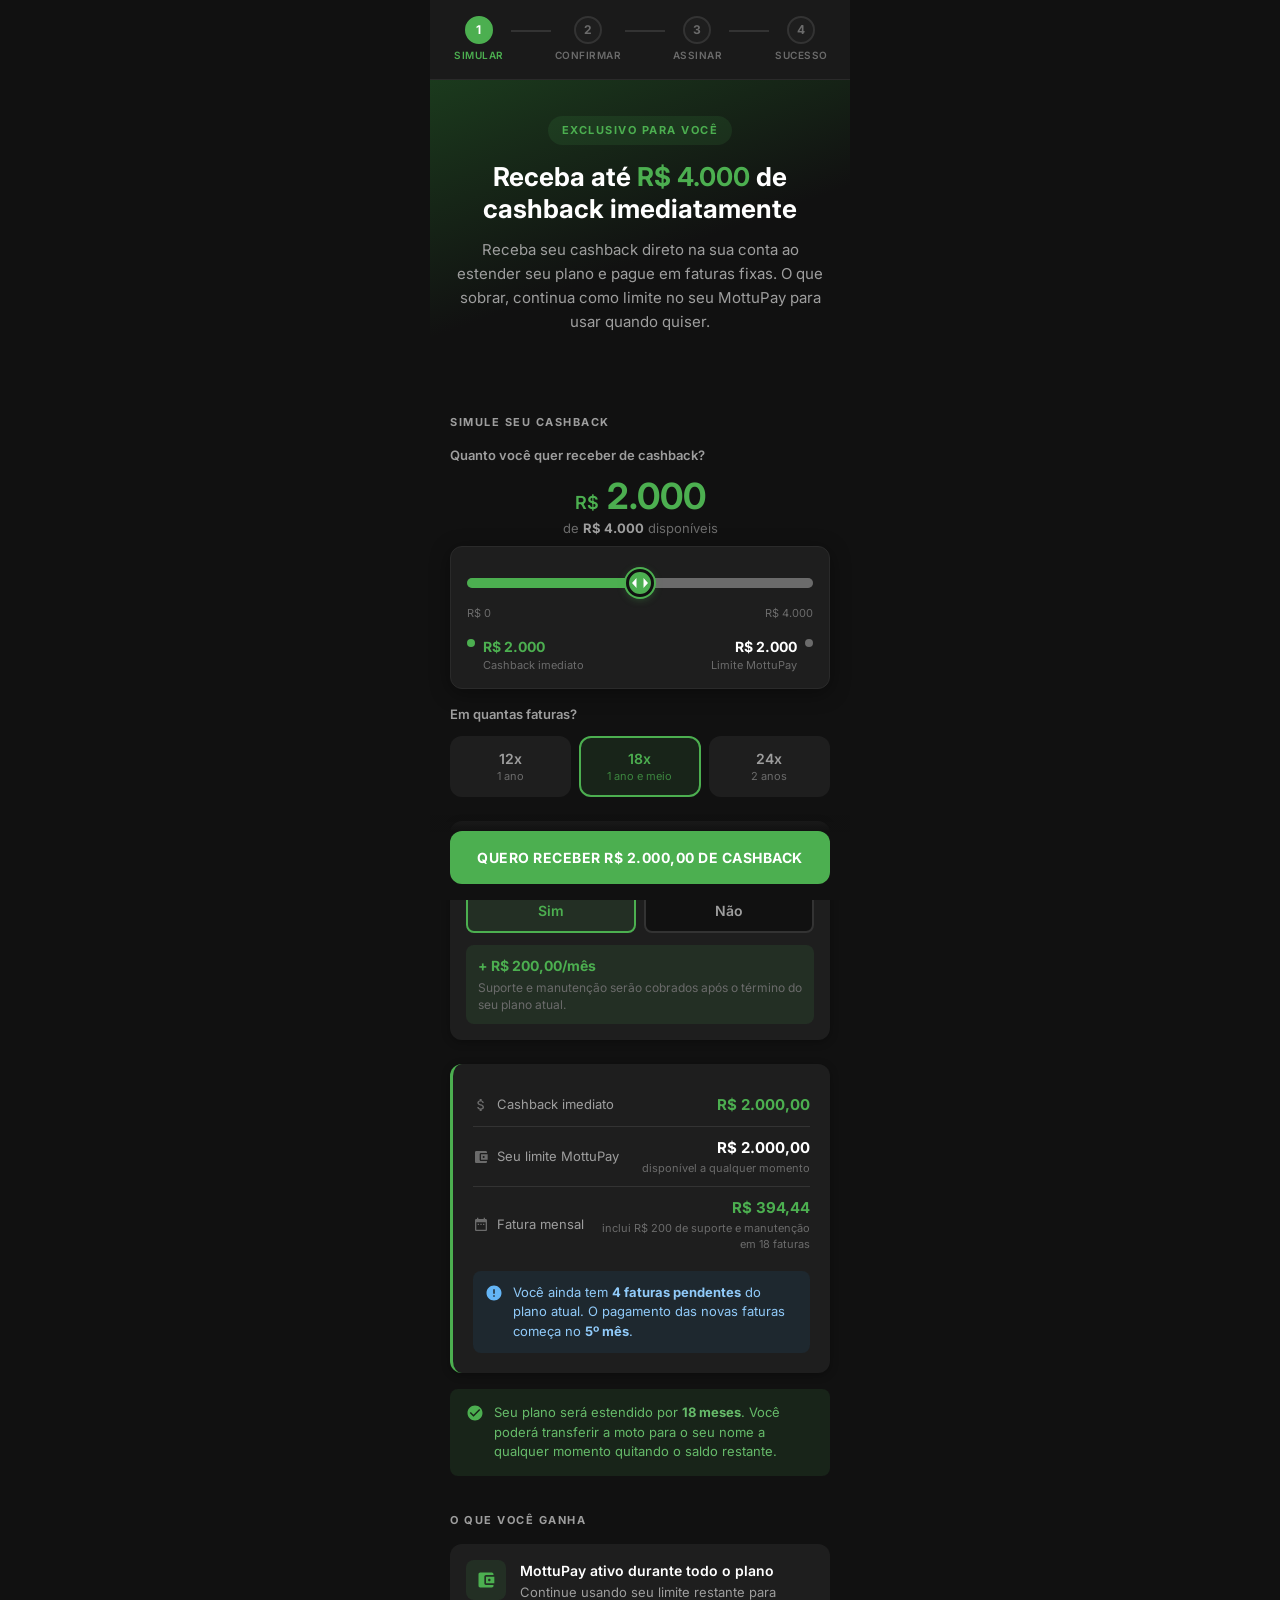
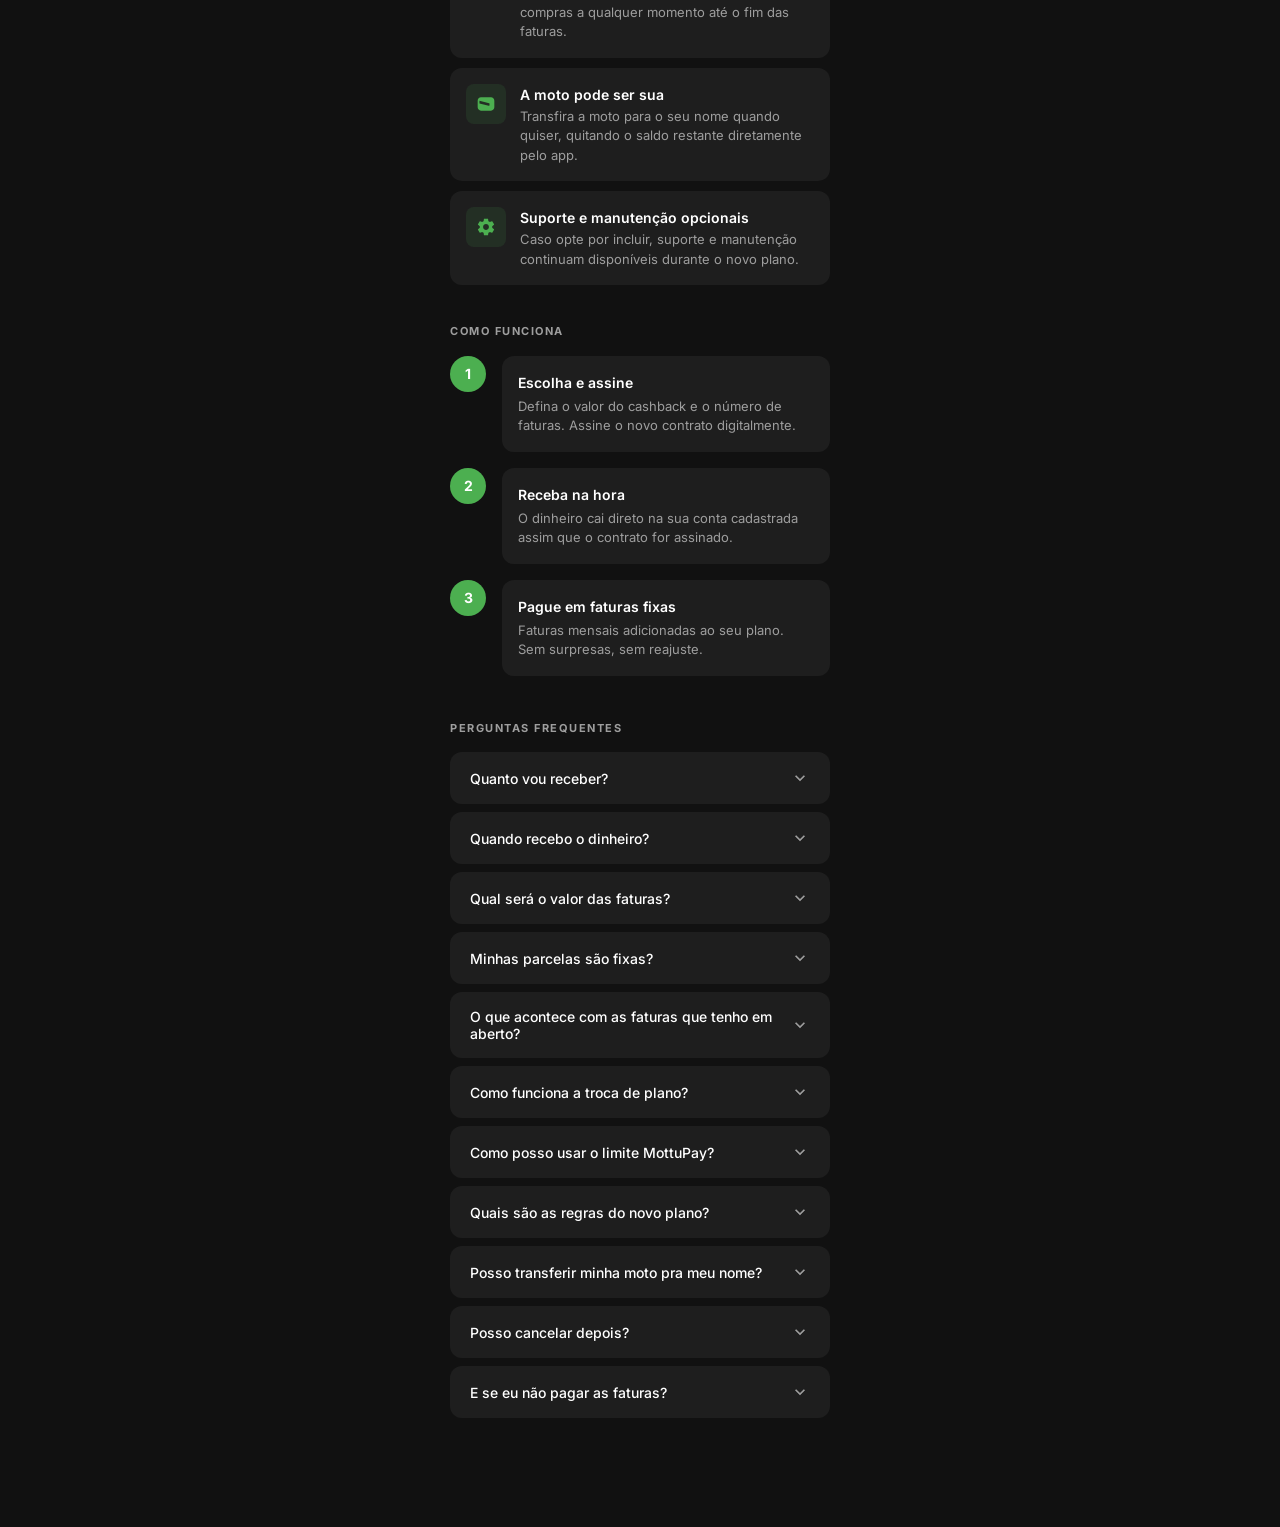
<file: index.html>
<!DOCTYPE html>
<html lang="pt-BR">
<head>
  <meta charset="UTF-8">
  <meta name="viewport" content="width=device-width, initial-scale=1.0">
  <title>Mottu - Seu cashback disponível</title>
  <link rel="preconnect" href="https://fonts.googleapis.com">
  <link rel="preconnect" href="https://fonts.gstatic.com" crossorigin>
  <link href="https://fonts.googleapis.com/css2?family=Inter:wght@400;500;600;700&display=swap" rel="stylesheet">
  <link rel="stylesheet" href="css/styles.css">
</head>
<body>
  <div class="page-wrapper">

    <!-- Step Indicator -->
    <div class="step-indicator">
      <div class="step-indicator__item step-indicator__item--active">
        <div class="step-indicator__number">1</div>
        <div class="step-indicator__label">Simular</div>
      </div>
      <div class="step-indicator__line"></div>
      <div class="step-indicator__item">
        <div class="step-indicator__number">2</div>
        <div class="step-indicator__label">Confirmar</div>
      </div>
      <div class="step-indicator__line"></div>
      <div class="step-indicator__item">
        <div class="step-indicator__number">3</div>
        <div class="step-indicator__label">Assinar</div>
      </div>
      <div class="step-indicator__line"></div>
      <div class="step-indicator__item">
        <div class="step-indicator__number">4</div>
        <div class="step-indicator__label">Sucesso</div>
      </div>
    </div>

    <!-- Hero -->
    <section class="hero">
      <span class="hero__eyebrow">Exclusivo para você</span>
      <h1 class="hero__title">Receba até <span class="text-green">R$ 4.000</span> de cashback imediatamente</h1>
      <p class="hero__subtitle">Receba seu cashback direto na sua conta ao estender seu plano e pague em faturas fixas. O que sobrar, continua como limite no seu MottuPay para usar quando quiser.</p>
    </section>

    <!-- Simulator -->
    <section class="simulator">
      <div class="section-label">Simule seu cashback</div>

      <!-- Amount Slider -->
      <div class="simulator__label">Quanto você quer receber de cashback?</div>
      <div class="simulator__amount-display">
        <span class="simulator__amount-value"><small>R$</small> <span id="amountDisplay">2.000</span></span>
        <div class="simulator__total-credit">de <strong>R$ 4.000</strong> disponíveis</div>
      </div>

      <!-- Combined slider + stacked bar -->
      <div class="slider-card">
        <div class="slider-bar">
          <div class="slider-bar__track">
            <div class="slider-bar__fill slider-bar__fill--green" id="splitBarLeft" style="width: 50%"></div>
            <div class="slider-bar__fill slider-bar__fill--gray" id="splitBarRight" style="width: 50%"></div>
          </div>
          <input type="range" class="slider-bar__input" id="amountSlider" min="0" max="4000" step="100" value="2000">
        </div>
        <div class="slider-bar__labels">
          <span>R$ 0</span>
          <span>R$ 4.000</span>
        </div>
        <div class="slider-bar__legends">
          <div class="slider-bar__legend">
            <span class="slider-bar__dot slider-bar__dot--green"></span>
            <span class="slider-bar__legend-text">
              <span class="slider-bar__value slider-bar__value--green" id="splitLeftValue">R$ 2.000</span>
              <span class="slider-bar__desc">Cashback imediato</span>
            </span>
          </div>
          <div class="slider-bar__legend slider-bar__legend--right">
            <span class="slider-bar__legend-text slider-bar__legend-text--right">
              <span class="slider-bar__value" id="splitRightValue">R$ 2.000</span>
              <span class="slider-bar__desc">Limite MottuPay</span>
            </span>
            <span class="slider-bar__dot slider-bar__dot--gray"></span>
          </div>
        </div>
      </div>

      <!-- Minimum amount warning -->
      <div class="min-amount-warning" id="minAmountWarning" style="display: none;">
        <svg viewBox="0 0 24 24"><path d="M1 21h22L12 2 1 21zm12-3h-2v-2h2v2zm0-4h-2v-4h2v4z"/></svg>
        <span>Você precisa selecionar no mínimo R$ 1.000 para receber o cashback</span>
      </div>

      <!-- Term Selector -->
      <div class="simulator__label" id="termLabel">Em quantas faturas?</div>
      <div class="term-selector" id="termSelector">
        <button class="term-option" data-months="12" onclick="selectTerm(this)">
          12x
          <span>1 ano</span>
        </button>
        <button class="term-option active" data-months="18" onclick="selectTerm(this)">
          18x
          <span>1 ano e meio</span>
        </button>
        <button class="term-option" data-months="24" onclick="selectTerm(this)">
          24x
          <span>2 anos</span>
        </button>
      </div>

      <!-- Maintenance Option -->
      <div class="maintenance-option" id="maintenanceOption">
        <div class="simulator__label">Você quer incluir suporte e manutenção durante esse período adicional?</div>
        <div class="maintenance-toggle">
          <button class="maintenance-btn active" id="maintenanceYes" onclick="selectMaintenance(true)">Sim</button>
          <button class="maintenance-btn" id="maintenanceNo" onclick="selectMaintenance(false)">Não</button>
        </div>
        <div class="maintenance-info" id="maintenanceInfo">
          <span class="maintenance-info__cost">+ R$ 200,00/mês</span>
          <span class="maintenance-info__note">Suporte e manutenção serão cobrados após o término do seu plano atual.</span>
        </div>
      </div>

      <!-- Result Card -->
      <div class="result-card" id="resultCard">
        <div class="result-row">
          <span class="result-row__label">
            <svg viewBox="0 0 24 24"><path d="M11.8 10.9c-2.27-.59-3-1.2-3-2.15 0-1.09 1.01-1.85 2.7-1.85 1.78 0 2.44.85 2.5 2.1h2.21c-.07-1.72-1.12-3.3-3.21-3.81V3h-3v2.16c-1.94.42-3.5 1.68-3.5 3.61 0 2.31 1.91 3.46 4.7 4.13 2.5.6 3 1.48 3 2.41 0 .69-.49 1.79-2.7 1.79-2.06 0-2.87-.92-2.98-2.1h-2.2c.12 2.19 1.76 3.42 3.68 3.83V21h3v-2.15c1.95-.37 3.5-1.5 3.5-3.55 0-2.84-2.43-3.81-4.7-4.4z"/></svg>
            Cashback imediato
          </span>
          <span class="result-row__value result-row__value--green" id="resultImmediate">R$ 2.000,00</span>
        </div>
        <div class="result-row">
          <span class="result-row__label">
            <svg viewBox="0 0 24 24"><path d="M21 18v1c0 1.1-.9 2-2 2H5c-1.11 0-2-.9-2-2V5c0-1.1.89-2 2-2h14c1.1 0 2 .9 2 2v1h-9c-1.11 0-2 .9-2 2v8c0 1.1.89 2 2 2h9zm-9-2h10V8H12v8zm4-2.5c-.83 0-1.5-.67-1.5-1.5s.67-1.5 1.5-1.5 1.5.67 1.5 1.5-.67 1.5-1.5 1.5z"/></svg>
            Seu limite MottuPay
          </span>
          <span class="result-row__value" id="resultMottuPay">
            R$ 2.000,00
            <span class="result-row__sub">disponível a qualquer momento</span>
          </span>
        </div>
        <div class="result-row">
          <span class="result-row__label">
            <svg viewBox="0 0 24 24"><path d="M19 3h-1V1h-2v2H8V1H6v2H5c-1.1 0-2 .9-2 2v14c0 1.1.9 2 2 2h14c1.1 0 2-.9 2-2V5c0-1.1-.9-2-2-2zm0 16H5V8h14v11zM9 10H7v2h2v-2zm4 0h-2v2h2v-2zm4 0h-2v2h2v-2z"/></svg>
            Fatura mensal
          </span>
          <span class="result-row__value result-row__value--green" id="resultInstallment">
            R$ 144,44
            <span class="result-row__sub" id="resultTermLabel">em 18 parcelas</span>
          </span>
        </div>
        <div class="result-row result-row--info" id="pendingInstallmentsInfo">
          <svg viewBox="0 0 24 24"><path d="M12 2C6.48 2 2 6.48 2 12s4.48 10 10 10 10-4.48 10-10S17.52 2 12 2zm1 15h-2v-2h2v2zm0-4h-2V7h2v6z"/></svg>
          <span>Você ainda tem <strong>4 faturas pendentes</strong> do plano atual. O pagamento das novas faturas começa no <strong>5º mês</strong>.</span>
        </div>
      </div>

      <div class="note" id="noteSection">
        <svg class="note__icon" viewBox="0 0 24 24"><path d="M12 2C6.48 2 2 6.48 2 12s4.48 10 10 10 10-4.48 10-10S17.52 2 12 2zm-2 15l-5-5 1.41-1.41L10 14.17l7.59-7.59L19 8l-9 9z"/></svg>
        <span class="note__text">Seu plano será estendido por <strong id="noteTermMonths">18 meses</strong>. Você poderá transferir a moto para o seu nome a qualquer momento quitando o saldo restante.</span>

      </div>
    </section>

    <!-- Benefits -->
    <section class="benefits">
      <div class="section-label">O que você ganha</div>

      <div class="benefit-card">
        <div class="benefit-card__icon">
          <svg viewBox="0 0 24 24"><path d="M21 18v1c0 1.1-.9 2-2 2H5c-1.11 0-2-.9-2-2V5c0-1.1.89-2 2-2h14c1.1 0 2 .9 2 2v1h-9c-1.11 0-2 .9-2 2v8c0 1.1.89 2 2 2h9zm-9-2h10V8H12v8zm4-2.5c-.83 0-1.5-.67-1.5-1.5s.67-1.5 1.5-1.5 1.5.67 1.5 1.5-.67 1.5-1.5 1.5z"/></svg>
        </div>
        <div class="benefit-card__text">
          <div class="benefit-card__title">MottuPay ativo durante todo o plano</div>
          <div class="benefit-card__description">Continue usando seu limite restante para compras a qualquer momento até o fim das faturas.</div>
        </div>
      </div>

      <div class="benefit-card">
        <div class="benefit-card__icon">
          <svg viewBox="0 0 24 24"><path d="M18 4H6C3.79 4 2 5.79 2 8v8c0 2.21 1.79 4 4 4h12c2.21 0 4-1.79 4-4V8c0-2.21-1.79-4-4-4zm-1.86 9.77c-.24.2-.57.28-.88.22L4.15 11.25V8.11l11.53 2.93c.31.08.55.32.62.63s-.02.63-.16.85v.25z"/></svg>
        </div>
        <div class="benefit-card__text">
          <div class="benefit-card__title">A moto pode ser sua</div>
          <div class="benefit-card__description">Transfira a moto para o seu nome quando quiser, quitando o saldo restante diretamente pelo app.</div>
        </div>
      </div>

      <div class="benefit-card">
        <div class="benefit-card__icon">
          <svg viewBox="0 0 24 24"><path d="M19.43 12.98c.04-.32.07-.64.07-.98s-.03-.66-.07-.98l2.11-1.65c.19-.15.24-.42.12-.64l-2-3.46c-.12-.22-.39-.3-.61-.22l-2.49 1c-.52-.4-1.08-.73-1.69-.98l-.38-2.65C14.46 2.18 14.25 2 14 2h-4c-.25 0-.46.18-.49.42l-.38 2.65c-.61.25-1.17.59-1.69.98l-2.49-1c-.23-.09-.49 0-.61.22l-2 3.46c-.13.22-.07.49.12.64l2.11 1.65c-.04.32-.07.65-.07.98s.03.66.07.98l-2.11 1.65c-.19.15-.24.42-.12.64l2 3.46c.12.22.39.3.61.22l2.49-1c.52.4 1.08.73 1.69.98l.38 2.65c.03.24.24.42.49.42h4c.25 0 .46-.18.49-.42l.38-2.65c.61-.25 1.17-.59 1.69-.98l2.49 1c.23.09.49 0 .61-.22l2-3.46c.12-.22.07-.49-.12-.64l-2.11-1.65zM12 15.5c-1.93 0-3.5-1.57-3.5-3.5s1.57-3.5 3.5-3.5 3.5 1.57 3.5 3.5-1.57 3.5-3.5 3.5z"/></svg>
        </div>
        <div class="benefit-card__text">
          <div class="benefit-card__title">Suporte e manutenção opcionais</div>
          <div class="benefit-card__description">Caso opte por incluir, suporte e manutenção continuam disponíveis durante o novo plano.</div>
        </div>
      </div>
    </section>

    <!-- How it works -->
    <section class="how-it-works">
      <div class="section-label">Como funciona</div>

      <div class="step">
        <div class="step__number">1</div>
        <div class="step__card">
          <div class="step__title">Escolha e assine</div>
          <div class="step__description">Defina o valor do cashback e o número de faturas. Assine o novo contrato digitalmente.</div>
        </div>
      </div>

      <div class="step">
        <div class="step__number">2</div>
        <div class="step__card">
          <div class="step__title">Receba na hora</div>
          <div class="step__description">O dinheiro cai direto na sua conta cadastrada assim que o contrato for assinado.</div>
        </div>
      </div>

      <div class="step">
        <div class="step__number">3</div>
        <div class="step__card">
          <div class="step__title">Pague em faturas fixas</div>
          <div class="step__description">Faturas mensais adicionadas ao seu plano. Sem surpresas, sem reajuste.</div>
        </div>
      </div>
    </section>

    <!-- FAQ -->
    <section class="faq">
      <div class="section-label">Perguntas frequentes</div>

      <!-- Money & what I get -->
      <div class="accordion-item">
        <button class="accordion-item__header" onclick="toggleAccordion(this)">
          <span>Quanto vou receber?</span>
          <svg class="accordion-item__chevron" viewBox="0 0 24 24"><path d="M7.41 8.59L12 13.17l4.59-4.58L18 10l-6 6-6-6z"/></svg>
        </button>
        <div class="accordion-item__body">
          <div class="accordion-item__content">
            O valor escolhido será depositado imediatamente na sua conta pessoal cadastrada. Além disso, o limite restante fica disponível no seu MottuPay para você usar quando precisar, até o fim das faturas.
          </div>
        </div>
      </div>

      <div class="accordion-item">
        <button class="accordion-item__header" onclick="toggleAccordion(this)">
          <span>Quando recebo o dinheiro?</span>
          <svg class="accordion-item__chevron" viewBox="0 0 24 24"><path d="M7.41 8.59L12 13.17l4.59-4.58L18 10l-6 6-6-6z"/></svg>
        </button>
        <div class="accordion-item__body">
          <div class="accordion-item__content">
            O valor do cashback será depositado imediatamente, assim que você assinar o contrato. O limite restante do MottuPay estará disponível para uso conforme você precisar.
          </div>
        </div>
      </div>

      <div class="accordion-item">
        <button class="accordion-item__header" onclick="toggleAccordion(this)">
          <span>Qual será o valor das faturas?</span>
          <svg class="accordion-item__chevron" viewBox="0 0 24 24"><path d="M7.41 8.59L12 13.17l4.59-4.58L18 10l-6 6-6-6z"/></svg>
        </button>
        <div class="accordion-item__body">
          <div class="accordion-item__content">
            Depende do valor escolhido e do prazo. Para um cashback de R$ 4.000, por exemplo (sem manutenção inclusa):
            <table class="faq-table">
              <tr><td>12 faturas</td><td>R$ 500,00/mês</td></tr>
              <tr><td>18 faturas</td><td>R$ 388,89/mês</td></tr>
              <tr><td>24 faturas</td><td>R$ 333,33/mês</td></tr>
            </table>
            Esses valores <strong>não incluem suporte e manutenção</strong>. Caso opte por incluí-los, será acrescido R$ 200/mês ao valor da fatura.
          </div>
        </div>
      </div>

      <div class="accordion-item">
        <button class="accordion-item__header" onclick="toggleAccordion(this)">
          <span>Minhas parcelas são fixas?</span>
          <svg class="accordion-item__chevron" viewBox="0 0 24 24"><path d="M7.41 8.59L12 13.17l4.59-4.58L18 10l-6 6-6-6z"/></svg>
        </button>
        <div class="accordion-item__body">
          <div class="accordion-item__content">
            Suas parcelas são fixas, entretanto não cobrem gastos do seu limite MottuPay. Todos os gastos MottuPay serão cobrados adicional ao valor contratado, da mesma maneira que ocorre hoje em seu plano.
          </div>
        </div>
      </div>

      <!-- Transition & existing obligations -->
      <div class="accordion-item">
        <button class="accordion-item__header" onclick="toggleAccordion(this)">
          <span>O que acontece com as faturas que tenho em aberto?</span>
          <svg class="accordion-item__chevron" viewBox="0 0 24 24"><path d="M7.41 8.59L12 13.17l4.59-4.58L18 10l-6 6-6-6z"/></svg>
        </button>
        <div class="accordion-item__body">
          <div class="accordion-item__content">
            Você ainda tem 4 faturas em aberto. Os valores da sua fatura não mudam até você pagar essas quatro faturas, após isso você começará a pagar o valor ilustrado em sua simulação.
          </div>
        </div>
      </div>

      <div class="accordion-item">
        <button class="accordion-item__header" onclick="toggleAccordion(this)">
          <span>Como funciona a troca de plano?</span>
          <svg class="accordion-item__chevron" viewBox="0 0 24 24"><path d="M7.41 8.59L12 13.17l4.59-4.58L18 10l-6 6-6-6z"/></svg>
        </button>
        <div class="accordion-item__body">
          <div class="accordion-item__content">
            O processo tem três etapas: assinatura digital do contrato, depósito imediato do valor na sua conta e extensão automática do prazo do plano. A moto será transferida para o seu nome ao final de todas as faturas.
          </div>
        </div>
      </div>

      <div class="accordion-item">
        <button class="accordion-item__header" onclick="toggleAccordion(this)">
          <span>Como posso usar o limite MottuPay?</span>
          <svg class="accordion-item__chevron" viewBox="0 0 24 24"><path d="M7.41 8.59L12 13.17l4.59-4.58L18 10l-6 6-6-6z"/></svg>
        </button>
        <div class="accordion-item__body">
          <div class="accordion-item__content">
            Você poderá utilizar o limite MottuPay restante após assinar o contrato. Os limites poderão ser ajustados conforme sua capacidade de pagamento.
          </div>
        </div>
      </div>

      <!-- Rules & ownership -->
      <div class="accordion-item">
        <button class="accordion-item__header" onclick="toggleAccordion(this)">
          <span>Quais são as regras do novo plano?</span>
          <svg class="accordion-item__chevron" viewBox="0 0 24 24"><path d="M7.41 8.59L12 13.17l4.59-4.58L18 10l-6 6-6-6z"/></svg>
        </button>
        <div class="accordion-item__body">
          <div class="accordion-item__content">
            O novo plano segue as seguintes regras: pagamento mensal via fatura, a moto permanece no nome da Mottu. Suporte e manutenção ficam disponíveis caso você opte por incluí-los, mediante pagamento adicional.
          </div>
        </div>
      </div>

      <div class="accordion-item">
        <button class="accordion-item__header" onclick="toggleAccordion(this)">
          <span>Posso transferir minha moto pra meu nome?</span>
          <svg class="accordion-item__chevron" viewBox="0 0 24 24"><path d="M7.41 8.59L12 13.17l4.59-4.58L18 10l-6 6-6-6z"/></svg>
        </button>
        <div class="accordion-item__body">
          <div class="accordion-item__content">
            Depois que você finalizar seu plano, você pode transferir sua moto a qualquer momento, mediante pagamento antecipado de todas as faturas restantes.
          </div>
        </div>
      </div>

      <!-- Consequences -->
      <div class="accordion-item">
        <button class="accordion-item__header" onclick="toggleAccordion(this)">
          <span>Posso cancelar depois?</span>
          <svg class="accordion-item__chevron" viewBox="0 0 24 24"><path d="M7.41 8.59L12 13.17l4.59-4.58L18 10l-6 6-6-6z"/></svg>
        </button>
        <div class="accordion-item__body">
          <div class="accordion-item__content">
            Não. Após receber o cashback, passa a valer a nova duração e formato do contrato.
          </div>
        </div>
      </div>

      <div class="accordion-item">
        <button class="accordion-item__header" onclick="toggleAccordion(this)">
          <span>E se eu não pagar as faturas?</span>
          <svg class="accordion-item__chevron" viewBox="0 0 24 24"><path d="M7.41 8.59L12 13.17l4.59-4.58L18 10l-6 6-6-6z"/></svg>
        </button>
        <div class="accordion-item__body">
          <div class="accordion-item__content">
            A moto ficará sujeita a recolhimento e rescisão contratual, conforme ocorre em todos os planos.
          </div>
        </div>
      </div>
    </section>

    <!-- Scroll sentinel for detecting bottom -->
    <div id="scrollSentinel" class="scroll-sentinel"></div>

    <!-- Extra space so last FAQ isn't hidden -->
    <div class="spacer-footer"></div>

    <!-- Footer CTA -->
    <div class="page-footer">
      <a href="pages/confirmation.html" class="btn btn--primary btn--disabled" id="ctaButton" onclick="return handleCtaClick(event)">
        Quero receber R$ 2.000,00 de cashback
      </a>
    </div>

  </div>

  <script>
    // === Simulator Logic ===
    const MAX_CREDIT = 4000;
    const MIN_CREDIT_REMAINING = 200;
    const MIN_AMOUNT = 1000;
    const MAINTENANCE_COST = 200;

    // Multipliers: total repayment = withdraw * multiplier
    const MULTIPLIERS = { 12: 1.5, 18: 1.75, 24: 2.0 };

    const amountSlider = document.getElementById('amountSlider');
    const amountDisplay = document.getElementById('amountDisplay');
    const resultImmediate = document.getElementById('resultImmediate');
    const resultMottuPay = document.getElementById('resultMottuPay');
    const resultInstallment = document.getElementById('resultInstallment');
    const resultTermLabel = document.getElementById('resultTermLabel');
    const noteTermMonths = document.getElementById('noteTermMonths');
    const ctaButton = document.getElementById('ctaButton');
    const minAmountWarning = document.getElementById('minAmountWarning');
    const splitLeftValue = document.getElementById('splitLeftValue');
    const splitRightValue = document.getElementById('splitRightValue');
    const splitBarLeft = document.getElementById('splitBarLeft');
    const splitBarRight = document.getElementById('splitBarRight');
    const maintenanceOption = document.getElementById('maintenanceOption');
    const termLabel = document.getElementById('termLabel');
    const termSelector = document.getElementById('termSelector');
    const resultCard = document.getElementById('resultCard');
    const noteSection = document.getElementById('noteSection');

    let selectedMonths = 18;
    let maintenanceIncluded = true;
    let hasScrolledToBottom = false;

    function formatCurrency(value) {
      return 'R$ ' + value.toLocaleString('pt-BR', {
        minimumFractionDigits: 2,
        maximumFractionDigits: 2
      });
    }

    function formatDisplay(value) {
      return value.toLocaleString('pt-BR');
    }

    function calculateInstallment(amount, months) {
      const multiplier = MULTIPLIERS[months] || 1.75;
      const total = amount * multiplier;
      let installment = total / months;
      if (maintenanceIncluded) {
        installment += MAINTENANCE_COST;
      }
      return installment;
    }

    function updateSimulator() {
      const amount = parseInt(amountSlider.value);
      const remaining = Math.max(MAX_CREDIT - amount, MIN_CREDIT_REMAINING);
      const installment = calculateInstallment(amount, selectedMonths);
      const isBelowMin = amount < MIN_AMOUNT;

      // Update display
      amountDisplay.textContent = formatDisplay(amount);
      resultImmediate.textContent = formatCurrency(amount);

      // Split visualization — use actual total so min-remaining is visible
      const total = amount + remaining;
      const pctLeft = (amount / total) * 100;
      const pctRight = 100 - pctLeft;
      splitBarLeft.style.width = pctLeft + '%';
      splitBarRight.style.width = pctRight + '%';
      if (isBelowMin) {
        splitLeftValue.textContent = '-';
        splitRightValue.textContent = '-';
      } else {
        splitLeftValue.textContent = 'R$ ' + formatDisplay(amount);
        splitRightValue.textContent = 'R$ ' + formatDisplay(remaining);
      }

      // MottuPay remaining
      if (remaining > 0) {
        resultMottuPay.innerHTML = formatCurrency(remaining) +
          '<span class="result-row__sub">disponível a qualquer momento</span>';
      } else {
        resultMottuPay.innerHTML = '—' +
          '<span class="result-row__sub">todo o limite será utilizado</span>';
      }

      // Installment
      if (amount > 0) {
        resultInstallment.innerHTML = formatCurrency(installment) +
          (maintenanceIncluded ? '<span class="result-row__sub">inclui R$ 200 de suporte e manutenção</span>' : '') +
          '<span class="result-row__sub" id="resultTermLabel">em ' + selectedMonths + ' faturas</span>';
      } else {
        resultInstallment.innerHTML = '—' +
          '<span class="result-row__sub">selecione um valor acima</span>';
      }

      // Note
      noteTermMonths.textContent = selectedMonths + ' meses';

      // Minimum warning & CTA state + disable sections below minimum
      if (isBelowMin) {
        minAmountWarning.style.display = 'flex';
        ctaButton.classList.add('btn--disabled');
        ctaButton.textContent = 'Selecione no mínimo R$ 1.000';
        // Disable maintenance, term, result card, note
        maintenanceOption.classList.add('section--disabled');
        termLabel.classList.add('section--disabled');
        termSelector.classList.add('section--disabled');
        resultCard.style.display = 'none';
        noteSection.style.display = 'none';
      } else {
        minAmountWarning.style.display = 'none';
        ctaButton.textContent = 'Quero receber ' + formatCurrency(amount) + ' de cashback';
        // Enable maintenance, term, result card, note
        maintenanceOption.classList.remove('section--disabled');
        termLabel.classList.remove('section--disabled');
        termSelector.classList.remove('section--disabled');
        resultCard.style.display = '';
        noteSection.style.display = '';
        updateCtaState();
      }

      // (slider track fill is handled by stacked bar segments)
    }

    function updateCtaState() {
      const amount = parseInt(amountSlider.value);
      if (amount < MIN_AMOUNT) {
        ctaButton.classList.add('btn--disabled');
      } else if (!hasScrolledToBottom) {
        ctaButton.classList.add('btn--disabled');
      } else {
        ctaButton.classList.remove('btn--disabled');
      }
    }

    function handleCtaClick(e) {
      if (ctaButton.classList.contains('btn--disabled')) {
        e.preventDefault();
        return false;
      }
      // Pass state to confirmation page via URL params
      var amount = parseInt(amountSlider.value);
      var remaining = Math.max(MAX_CREDIT - amount, MIN_CREDIT_REMAINING);
      var installment = calculateInstallment(amount, selectedMonths);
      var params = '?amount=' + amount +
        '&months=' + selectedMonths +
        '&maintenance=' + (maintenanceIncluded ? '1' : '0') +
        '&remaining=' + remaining +
        '&installment=' + installment.toFixed(2);
      ctaButton.href = 'pages/confirmation.html' + params;
      return true;
    }

    function selectMaintenance(yes) {
      maintenanceIncluded = yes;
      document.getElementById('maintenanceYes').classList.toggle('active', yes);
      document.getElementById('maintenanceNo').classList.toggle('active', !yes);
      document.getElementById('maintenanceInfo').style.display = yes ? 'flex' : 'none';
      updateSimulator();
    }

    function selectTerm(btn) {
      document.querySelectorAll('.term-option').forEach(function(el) {
        el.classList.remove('active');
      });
      btn.classList.add('active');
      selectedMonths = parseInt(btn.dataset.months);
      updateSimulator();
    }

    function toggleAccordion(btn) {
      var item = btn.parentElement;
      document.querySelectorAll('.accordion-item.active').forEach(function(el) {
        if (el !== item) el.classList.remove('active');
      });
      item.classList.toggle('active');
    }

    // Scroll detection - enable CTA when user scrolls to bottom
    var scrollSentinel = document.getElementById('scrollSentinel');
    var observer = new IntersectionObserver(function(entries) {
      entries.forEach(function(entry) {
        if (entry.isIntersecting) {
          hasScrolledToBottom = true;
          updateCtaState();
        }
      });
    }, { threshold: 0.1 });
    observer.observe(scrollSentinel);

    // Restore state from URL params (when user clicks "back")
    (function restoreState() {
      var params = new URLSearchParams(window.location.search);
      if (params.has('amount')) {
        amountSlider.value = parseInt(params.get('amount'));
      }
      if (params.has('months')) {
        var savedMonths = parseInt(params.get('months'));
        selectedMonths = savedMonths;
        document.querySelectorAll('.term-option').forEach(function(el) {
          el.classList.remove('active');
          if (parseInt(el.dataset.months) === savedMonths) el.classList.add('active');
        });
      }
      if (params.has('maintenance')) {
        var savedMaint = params.get('maintenance') === '1';
        selectMaintenance(savedMaint);
      }
    })();

    // Init
    amountSlider.addEventListener('input', updateSimulator);
    updateSimulator();
  </script>
</body>
</html>
</file>
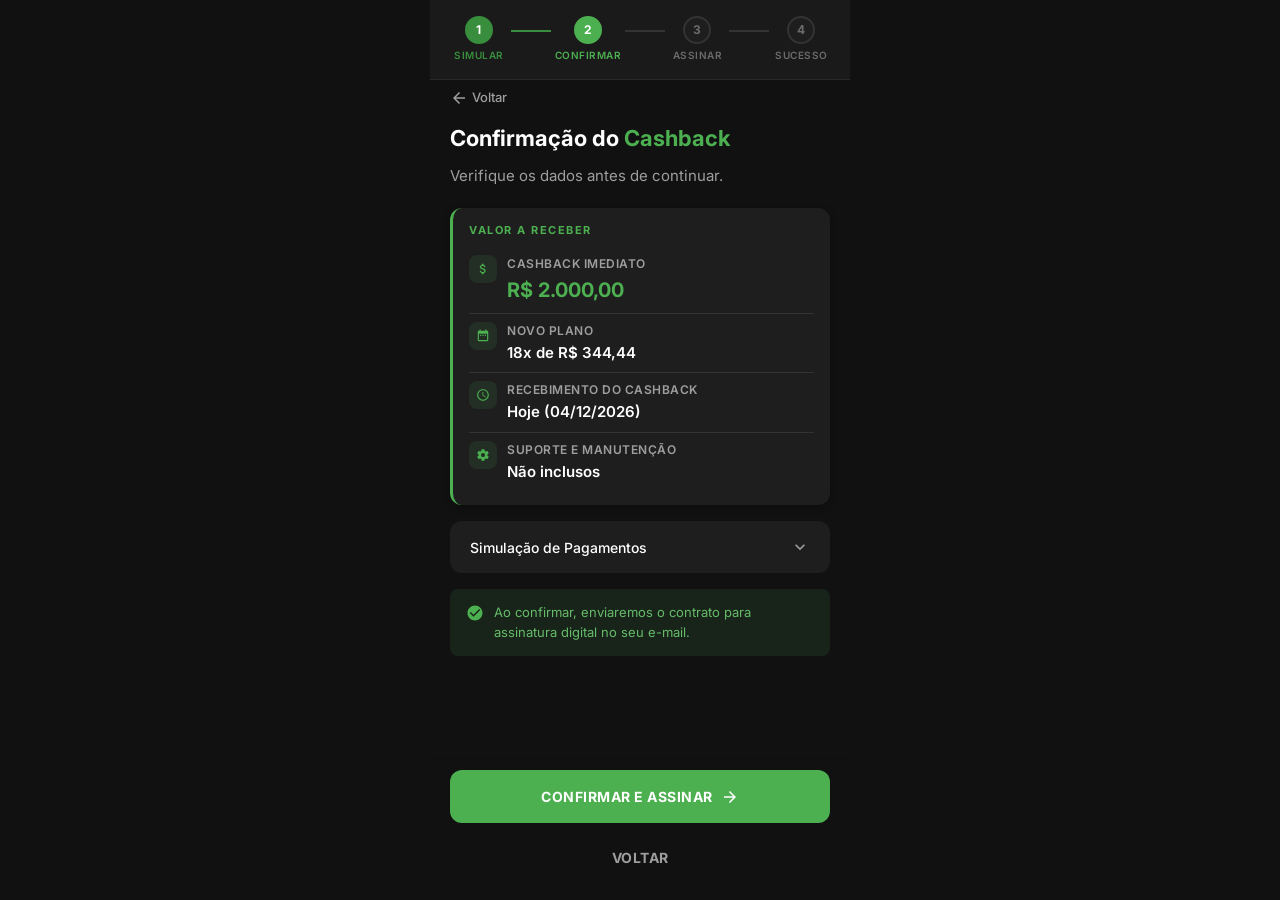
<file: pages/confirmation.html>
<!DOCTYPE html>
<html lang="pt-BR">
<head>
  <meta charset="UTF-8">
  <meta name="viewport" content="width=device-width, initial-scale=1.0">
  <title>ABL - Confirmação</title>
  <link rel="preconnect" href="https://fonts.googleapis.com">
  <link rel="preconnect" href="https://fonts.gstatic.com" crossorigin>
  <link href="https://fonts.googleapis.com/css2?family=Inter:wght@400;500;600;700&display=swap" rel="stylesheet">
  <link rel="stylesheet" href="../css/styles.css">
</head>
<body>
  <div class="page-wrapper">

    <!-- Step Indicator -->
    <div class="step-indicator">
      <div class="step-indicator__item step-indicator__item--completed">
        <div class="step-indicator__number">1</div>
        <div class="step-indicator__label">Simular</div>
      </div>
      <div class="step-indicator__line step-indicator__line--completed"></div>
      <div class="step-indicator__item step-indicator__item--active">
        <div class="step-indicator__number">2</div>
        <div class="step-indicator__label">Confirmar</div>
      </div>
      <div class="step-indicator__line"></div>
      <div class="step-indicator__item">
        <div class="step-indicator__number">3</div>
        <div class="step-indicator__label">Assinar</div>
      </div>
      <div class="step-indicator__line"></div>
      <div class="step-indicator__item">
        <div class="step-indicator__number">4</div>
        <div class="step-indicator__label">Sucesso</div>
      </div>
    </div>

    <div class="page-content">
      <!-- Back Button - preserves state via URL params -->
      <a href="../index.html" class="back-btn" id="backBtn">
        <svg viewBox="0 0 24 24"><path d="M20 11H7.83l5.59-5.59L12 4l-8 8 8 8 1.41-1.41L7.83 13H20v-2z"/></svg>
        Voltar
      </a>

      <div class="spacer-sm"></div>

      <h1 class="title">Confirmação do <span class="text-green">Cashback</span></h1>
      <p class="subtitle">Verifique os dados antes de continuar.</p>

      <!-- Confirmation Card -->
      <div class="card card--accent card--compact">
        <div class="card__title">Valor a Receber</div>

        <div class="card-row">
          <div class="card-row__icon">
            <svg viewBox="0 0 24 24" xmlns="http://www.w3.org/2000/svg">
              <path d="M11.8 10.9c-2.27-.59-3-1.2-3-2.15 0-1.09 1.01-1.85 2.7-1.85 1.78 0 2.44.85 2.5 2.1h2.21c-.07-1.72-1.12-3.3-3.21-3.81V3h-3v2.16c-1.94.42-3.5 1.68-3.5 3.61 0 2.31 1.91 3.46 4.7 4.13 2.5.6 3 1.48 3 2.41 0 .69-.49 1.79-2.7 1.79-2.06 0-2.87-.92-2.98-2.1h-2.2c.12 2.19 1.76 3.42 3.68 3.83V21h3v-2.15c1.95-.37 3.5-1.5 3.5-3.55 0-2.84-2.43-3.81-4.7-4.4z"/>
            </svg>
          </div>
          <div class="card-row__text">
            <div class="card-row__label">Cashback Imediato</div>
            <div class="card-row__value card-row__value--large" id="confirmAmount">R$ 2.000,00</div>
          </div>
        </div>

        <div class="card-row">
          <div class="card-row__icon">
            <svg viewBox="0 0 24 24" xmlns="http://www.w3.org/2000/svg">
              <path d="M19 3h-1V1h-2v2H8V1H6v2H5c-1.1 0-2 .9-2 2v14c0 1.1.9 2 2 2h14c1.1 0 2-.9 2-2V5c0-1.1-.9-2-2-2zm0 16H5V8h14v11zM9 10H7v2h2v-2zm4 0h-2v2h2v-2zm4 0h-2v2h2v-2z"/>
            </svg>
          </div>
          <div class="card-row__text">
            <div class="card-row__label">Novo Plano</div>
            <div class="card-row__value" id="confirmPlan">18x de R$ 344,44</div>
          </div>
        </div>

        <div class="card-row">
          <div class="card-row__icon">
            <svg viewBox="0 0 24 24" xmlns="http://www.w3.org/2000/svg">
              <path d="M11.99 2C6.47 2 2 6.48 2 12s4.47 10 9.99 10C17.52 22 22 17.52 22 12S17.52 2 11.99 2zM12 20c-4.42 0-8-3.58-8-8s3.58-8 8-8 8 3.58 8 8-3.58 8-8 8zm.5-13H11v6l5.25 3.15.75-1.23-4.5-2.67z"/>
            </svg>
          </div>
          <div class="card-row__text">
            <div class="card-row__label">Recebimento do Cashback</div>
            <div class="card-row__value" id="confirmDate">Hoje</div>
          </div>
        </div>

        <div class="card-row">
          <div class="card-row__icon">
            <svg viewBox="0 0 24 24" xmlns="http://www.w3.org/2000/svg">
              <path d="M19.43 12.98c.04-.32.07-.64.07-.98s-.03-.66-.07-.98l2.11-1.65c.19-.15.24-.42.12-.64l-2-3.46c-.12-.22-.39-.3-.61-.22l-2.49 1c-.52-.4-1.08-.73-1.69-.98l-.38-2.65C14.46 2.18 14.25 2 14 2h-4c-.25 0-.46.18-.49.42l-.38 2.65c-.61.25-1.17.59-1.69.98l-2.49-1c-.23-.09-.49 0-.61.22l-2 3.46c-.13.22-.07.49.12.64l2.11 1.65c-.04.32-.07.65-.07.98s.03.66.07.98l-2.11 1.65c-.19.15-.24.42-.12.64l2 3.46c.12.22.39.3.61.22l2.49-1c.52.4 1.08.73 1.69.98l.38 2.65c.03.24.24.42.49.42h4c.25 0 .46-.18.49-.42l.38-2.65c.61-.25 1.17-.59 1.69-.98l2.49 1c.23.09.49 0 .61-.22l2-3.46c.12-.22.07-.49-.12-.64l-2.11-1.65zM12 15.5c-1.93 0-3.5-1.57-3.5-3.5s1.57-3.5 3.5-3.5 3.5 1.57 3.5 3.5-1.57 3.5-3.5 3.5z"/>
            </svg>
          </div>
          <div class="card-row__text">
            <div class="card-row__label">Suporte e Manutenção</div>
            <div class="card-row__value" id="confirmMaintenance">Inclusa (+ R$ 200/mês)</div>
          </div>
        </div>

      </div>

      <!-- Payment Simulation (collapsible) -->
      <div class="accordion-item accordion-item--tall">
        <button class="accordion-item__header" onclick="this.parentElement.classList.toggle('active')">
          <span>Simulação de Pagamentos</span>
          <svg class="accordion-item__chevron" viewBox="0 0 24 24"><path d="M7.41 8.59L12 13.17l4.59-4.58L18 10l-6 6-6-6z"/></svg>
        </button>
        <div class="accordion-item__body">
          <div class="accordion-item__content">
            <!-- Current Plan -->
            <div class="payment-sim__section">
              <div class="payment-sim__header">Plano Atual (4 faturas restantes de R$ 600,00)</div>
              <table class="payment-sim__table">
                <thead>
                  <tr>
                    <th>Mês</th>
                    <th>Valor</th>
                  </tr>
                </thead>
                <tbody id="currentPlanRows">
                  <!-- Filled by JS -->
                </tbody>
              </table>
            </div>

            <div class="divider" style="margin: 12px 0;"></div>

            <!-- New Plan (cashback installments) -->
            <div class="payment-sim__section">
              <div class="payment-sim__header" id="newPlanHeader">Novo Plano (18 faturas)</div>
              <table class="payment-sim__table">
                <thead>
                  <tr>
                    <th>Mês</th>
                    <th>Valor</th>
                  </tr>
                </thead>
                <tbody id="newPlanRows">
                  <!-- Filled by JS -->
                </tbody>
              </table>
            </div>
          </div>
        </div>
      </div>

      <!-- Note -->
      <div class="note">
        <svg class="note__icon" viewBox="0 0 24 24" xmlns="http://www.w3.org/2000/svg">
          <path d="M12 2C6.48 2 2 6.48 2 12s4.48 10 10 10 10-4.48 10-10S17.52 2 12 2zm-2 15l-5-5 1.41-1.41L10 14.17l7.59-7.59L19 8l-9 9z"/>
        </svg>
        <span class="note__text">Ao confirmar, enviaremos o contrato para assinatura digital no seu e-mail.</span>
      </div>

      <div class="spacer-footer"></div>
    </div>

    <!-- Footer CTAs -->
    <div class="page-footer">
      <a href="signature.html" class="btn btn--primary" id="confirmBtn">
        Confirmar e assinar
        <svg viewBox="0 0 24 24"><path d="M12 4l-1.41 1.41L16.17 11H4v2h12.17l-5.58 5.59L12 20l8-8z"/></svg>
      </a>
      <a href="../index.html" class="btn btn--ghost" id="backBtnFooter">Voltar</a>
    </div>

  </div>

  <script>
    // Parse URL parameters
    var params = new URLSearchParams(window.location.search);
    var amount = parseInt(params.get('amount')) || 2000;
    var months = parseInt(params.get('months')) || 18;
    var maintenance = params.get('maintenance') === '1';
    var remaining = parseInt(params.get('remaining')) || 2000;
    var installment = parseFloat(params.get('installment')) || 344.44;

    // Constants
    var CURRENT_PLAN_INSTALLMENTS = 4;
    var CURRENT_PLAN_VALUE = 600;

    function formatCurrency(value) {
      return 'R$ ' + value.toLocaleString('pt-BR', {
        minimumFractionDigits: 2,
        maximumFractionDigits: 2
      });
    }

    // Get today's date formatted
    function getTodayFormatted() {
      var today = new Date();
      var day = String(today.getDate()).padStart(2, '0');
      var monthNum = String(today.getMonth() + 1).padStart(2, '0');
      var year = today.getFullYear();
      return day + '/' + monthNum + '/' + year;
    }

    // Get month name
    function getMonthName(offset) {
      var months = ['Jan', 'Fev', 'Mar', 'Abr', 'Mai', 'Jun', 'Jul', 'Ago', 'Set', 'Out', 'Nov', 'Dez'];
      var today = new Date();
      var futureMonth = new Date(today.getFullYear(), today.getMonth() + offset, 1);
      return months[futureMonth.getMonth()] + '/' + futureMonth.getFullYear();
    }

    // Populate confirmation values
    document.getElementById('confirmAmount').textContent = formatCurrency(amount);
    document.getElementById('confirmPlan').textContent = months + 'x de ' + formatCurrency(installment);
    document.getElementById('confirmDate').textContent = 'Hoje (' + getTodayFormatted() + ')';
    document.getElementById('confirmMaintenance').textContent = maintenance
      ? 'Inclusos (+ R$ 200,00/mês)'
      : 'Não inclusos';

    // Build current plan rows
    var currentPlanRows = document.getElementById('currentPlanRows');
    for (var i = 1; i <= CURRENT_PLAN_INSTALLMENTS; i++) {
      var tr = document.createElement('tr');
      tr.innerHTML = '<td>' + getMonthName(i) + '</td><td>' + formatCurrency(CURRENT_PLAN_VALUE) + '</td>';
      currentPlanRows.appendChild(tr);
    }

    // Build new plan rows — use month names starting after current plan ends
    var newPlanHeader = document.getElementById('newPlanHeader');
    newPlanHeader.textContent = 'Novo Plano (' + months + ' faturas de ' + formatCurrency(installment) + ')';
    var newPlanRows = document.getElementById('newPlanRows');
    var newPlanStartOffset = CURRENT_PLAN_INSTALLMENTS + 1;
    for (var j = 0; j < months; j++) {
      var tr2 = document.createElement('tr');
      tr2.innerHTML = '<td>' + getMonthName(newPlanStartOffset + j) + '</td><td>' + formatCurrency(installment) + '</td>';
      newPlanRows.appendChild(tr2);
    }

    // Back button preserves state - pass params back to index
    var backParams = '?amount=' + amount + '&months=' + months + '&maintenance=' + (maintenance ? '1' : '0');
    document.getElementById('backBtn').href = '../index.html' + backParams;
    document.getElementById('backBtnFooter').href = '../index.html' + backParams;

    // Forward params to signature page
    var fwdParams = window.location.search;
    document.getElementById('confirmBtn').href = 'signature.html' + fwdParams;
  </script>
</body>
</html>
</file>
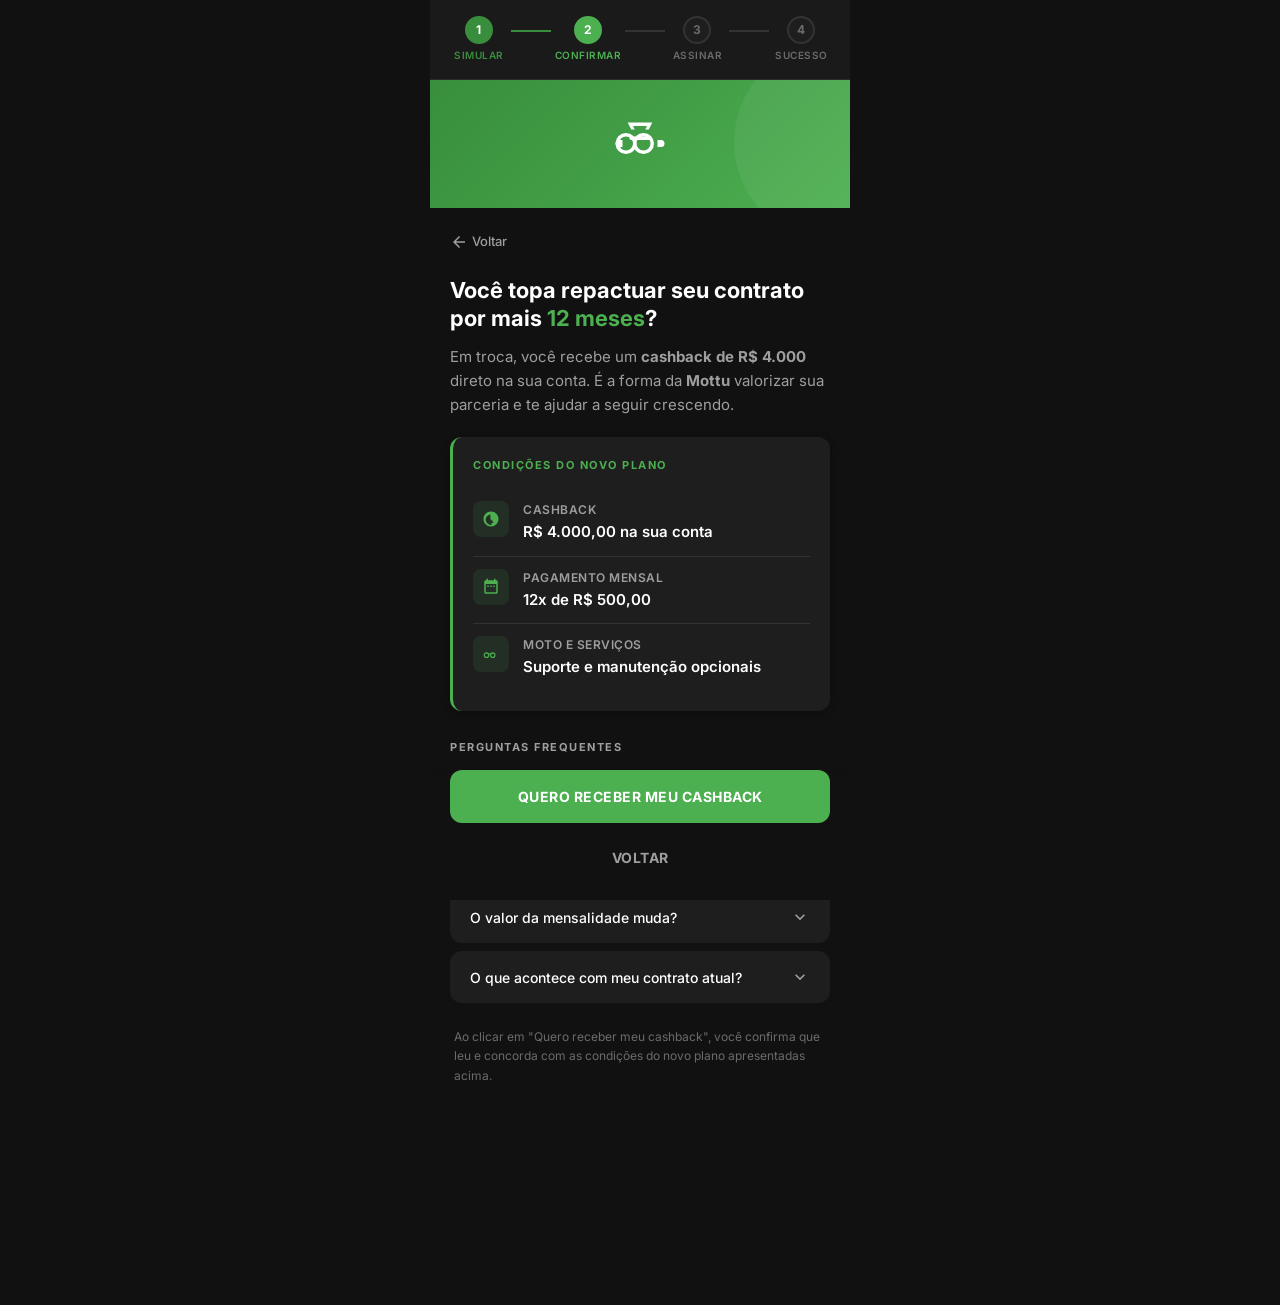
<file: pages/offer.html>
<!DOCTYPE html>
<html lang="pt-BR">
<head>
  <meta charset="UTF-8">
  <meta name="viewport" content="width=device-width, initial-scale=1.0">
  <title>ABL - Oferta</title>
  <link rel="preconnect" href="https://fonts.googleapis.com">
  <link rel="preconnect" href="https://fonts.gstatic.com" crossorigin>
  <link href="https://fonts.googleapis.com/css2?family=Inter:wght@400;500;600;700&display=swap" rel="stylesheet">
  <link rel="stylesheet" href="../css/styles.css">
</head>
<body>
  <div class="page-wrapper">

    <!-- Step Indicator -->
    <div class="step-indicator">
      <div class="step-indicator__item step-indicator__item--completed">
        <div class="step-indicator__number">1</div>
        <div class="step-indicator__label">Simular</div>
      </div>
      <div class="step-indicator__line step-indicator__line--completed"></div>
      <div class="step-indicator__item step-indicator__item--active">
        <div class="step-indicator__number">2</div>
        <div class="step-indicator__label">Confirmar</div>
      </div>
      <div class="step-indicator__line"></div>
      <div class="step-indicator__item">
        <div class="step-indicator__number">3</div>
        <div class="step-indicator__label">Assinar</div>
      </div>
      <div class="step-indicator__line"></div>
      <div class="step-indicator__item">
        <div class="step-indicator__number">4</div>
        <div class="step-indicator__label">Sucesso</div>
      </div>
    </div>

    <!-- Header Banner -->
    <div class="header-banner">
      <div class="header-banner__icon">
        <svg viewBox="0 0 64 64" xmlns="http://www.w3.org/2000/svg">
          <path d="M48 36a12 12 0 1 1-24 0 12 12 0 0 1 24 0zm-12-8a8 8 0 1 0 0 16 8 8 0 0 0 0-16z"/>
          <path d="M28 36a12 12 0 1 1-24 0 12 12 0 0 1 24 0zm-12-8a8 8 0 1 0 0 16 8 8 0 0 0 0-16z"/>
          <path d="M22 20h20l4-8H18l4 8zm2-4h16l-2 4H26l-2-4z"/>
          <rect x="20" y="28" width="24" height="4" rx="2"/>
          <path d="M52 32h4a4 4 0 0 1 0 8h-4v-8zM8 32h4v8H8a4 4 0 0 1 0-8z"/>
        </svg>
      </div>
    </div>

    <!-- Page Content -->
    <div class="page-content">
      <div class="spacer-md"></div>

      <!-- Back Button -->
      <a href="../index.html" class="back-btn">
        <svg viewBox="0 0 24 24"><path d="M20 11H7.83l5.59-5.59L12 4l-8 8 8 8 1.41-1.41L7.83 13H20v-2z"/></svg>
        Voltar
      </a>

      <div class="spacer-md"></div>

      <h1 class="title">Você topa repactuar seu contrato por mais <span class="text-green">12 meses</span>?</h1>

      <p class="subtitle">
        Em troca, você recebe um <strong>cashback de R$ 4.000</strong> direto na sua conta.
        É a forma da <strong>Mottu</strong> valorizar sua parceria e te ajudar a seguir crescendo.
      </p>

      <!-- Plan Conditions Card -->
      <div class="card card--accent">
        <div class="card__title">Condições do Novo Plano</div>

        <div class="card-row">
          <div class="card-row__icon">
            <svg viewBox="0 0 24 24" xmlns="http://www.w3.org/2000/svg">
              <path d="M12 2C6.48 2 2 6.48 2 12s4.48 10 10 10 10-4.48 10-10S17.52 2 12 2zm1 17.93c-3.95.49-7.4-2.18-7.93-6.13S7.25 6.4 11.2 5.87V12l4.24 4.24c-.95.96-2.17 1.58-3.44 1.69z"/>
            </svg>
          </div>
          <div class="card-row__text">
            <div class="card-row__label">Cashback</div>
            <div class="card-row__value">R$ 4.000,00 na sua conta</div>
          </div>
        </div>

        <div class="card-row">
          <div class="card-row__icon">
            <svg viewBox="0 0 24 24" xmlns="http://www.w3.org/2000/svg">
              <path d="M19 3h-1V1h-2v2H8V1H6v2H5c-1.1 0-2 .9-2 2v14c0 1.1.9 2 2 2h14c1.1 0 2-.9 2-2V5c0-1.1-.9-2-2-2zm0 16H5V8h14v11zM9 10H7v2h2v-2zm4 0h-2v2h2v-2zm4 0h-2v2h2v-2z"/>
            </svg>
          </div>
          <div class="card-row__text">
            <div class="card-row__label">Pagamento Mensal</div>
            <div class="card-row__value">12x de R$ 500,00</div>
          </div>
        </div>

        <div class="card-row">
          <div class="card-row__icon">
            <svg viewBox="0 0 64 64" xmlns="http://www.w3.org/2000/svg">
              <path d="M48 36a10 10 0 1 1-20 0 10 10 0 0 1 20 0zm-10-6a6 6 0 1 0 0 12 6 6 0 0 0 0-12z"/>
              <path d="M26 36a10 10 0 1 1-20 0 10 10 0 0 1 20 0zm-10-6a6 6 0 1 0 0 12 6 6 0 0 0 0-12z"/>
              <rect x="18" y="30" width="20" height="3" rx="1.5"/>
            </svg>
          </div>
          <div class="card-row__text">
            <div class="card-row__label">Moto e Serviços</div>
            <div class="card-row__value">Suporte e manutenção opcionais</div>
          </div>
        </div>
      </div>

      <!-- FAQ Section -->
      <div class="section-label">Perguntas Frequentes</div>

      <div class="accordion-item">
        <button class="accordion-item__header" onclick="toggleAccordion(this)">
          <span>Quando vou receber o cashback?</span>
          <svg class="accordion-item__chevron" viewBox="0 0 24 24"><path d="M7.41 8.59L12 13.17l4.59-4.58L18 10l-6 6-6-6z"/></svg>
        </button>
        <div class="accordion-item__body">
          <div class="accordion-item__content">
            O cashback será depositado na sua conta em até 30 dias após a assinatura digital do novo contrato.
          </div>
        </div>
      </div>

      <div class="accordion-item">
        <button class="accordion-item__header" onclick="toggleAccordion(this)">
          <span>Posso cancelar depois de aceitar?</span>
          <svg class="accordion-item__chevron" viewBox="0 0 24 24"><path d="M7.41 8.59L12 13.17l4.59-4.58L18 10l-6 6-6-6z"/></svg>
        </button>
        <div class="accordion-item__body">
          <div class="accordion-item__content">
            Após a assinatura do contrato, o compromisso é de 12 meses. Consulte as condições de cancelamento antecipado no contrato.
          </div>
        </div>
      </div>

      <div class="accordion-item">
        <button class="accordion-item__header" onclick="toggleAccordion(this)">
          <span>O valor da mensalidade muda?</span>
          <svg class="accordion-item__chevron" viewBox="0 0 24 24"><path d="M7.41 8.59L12 13.17l4.59-4.58L18 10l-6 6-6-6z"/></svg>
        </button>
        <div class="accordion-item__body">
          <div class="accordion-item__content">
            O valor da mensalidade permanece o mesmo das condições atuais do seu plano. Sem surpresas.
          </div>
        </div>
      </div>

      <div class="accordion-item">
        <button class="accordion-item__header" onclick="toggleAccordion(this)">
          <span>O que acontece com meu contrato atual?</span>
          <svg class="accordion-item__chevron" viewBox="0 0 24 24"><path d="M7.41 8.59L12 13.17l4.59-4.58L18 10l-6 6-6-6z"/></svg>
        </button>
        <div class="accordion-item__body">
          <div class="accordion-item__content">
            Seu contrato atual será substituído pelo novo contrato de 12 meses. Todas as condições de moto e serviços serão mantidas.
          </div>
        </div>
      </div>

      <!-- Disclaimer -->
      <p class="disclaimer">
        Ao clicar em "Quero receber meu cashback", você confirma que leu e concorda com as condições do novo plano apresentadas acima.
      </p>

      <div class="spacer-footer"></div>
    </div>

    <!-- Footer CTA -->
    <div class="page-footer">
      <a href="confirmation.html" class="btn btn--primary">
        Quero receber meu cashback
      </a>
      <a href="../index.html" class="btn btn--ghost">Voltar</a>
    </div>

  </div>

  <script>
    function toggleAccordion(btn) {
      var item = btn.parentElement;
      item.classList.toggle('active');
    }
  </script>
</body>
</html>
</file>
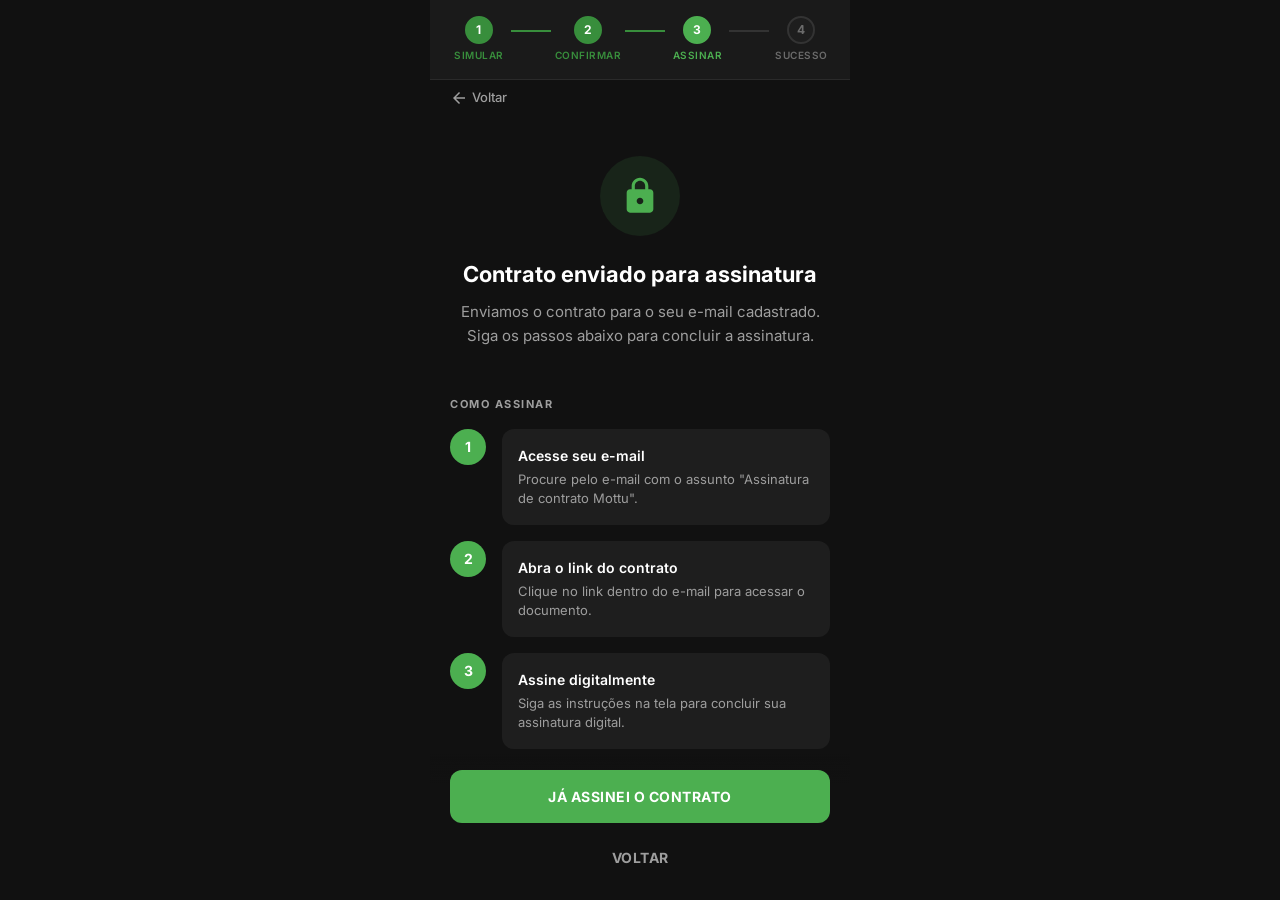
<file: pages/signature.html>
<!DOCTYPE html>
<html lang="pt-BR">
<head>
  <meta charset="UTF-8">
  <meta name="viewport" content="width=device-width, initial-scale=1.0">
  <title>ABL - Contrato Enviado</title>
  <link rel="preconnect" href="https://fonts.googleapis.com">
  <link rel="preconnect" href="https://fonts.gstatic.com" crossorigin>
  <link href="https://fonts.googleapis.com/css2?family=Inter:wght@400;500;600;700&display=swap" rel="stylesheet">
  <link rel="stylesheet" href="../css/styles.css">
</head>
<body>
  <div class="page-wrapper">

    <!-- Step Indicator -->
    <div class="step-indicator">
      <div class="step-indicator__item step-indicator__item--completed">
        <div class="step-indicator__number">1</div>
        <div class="step-indicator__label">Simular</div>
      </div>
      <div class="step-indicator__line step-indicator__line--completed"></div>
      <div class="step-indicator__item step-indicator__item--completed">
        <div class="step-indicator__number">2</div>
        <div class="step-indicator__label">Confirmar</div>
      </div>
      <div class="step-indicator__line step-indicator__line--completed"></div>
      <div class="step-indicator__item step-indicator__item--active">
        <div class="step-indicator__number">3</div>
        <div class="step-indicator__label">Assinar</div>
      </div>
      <div class="step-indicator__line"></div>
      <div class="step-indicator__item">
        <div class="step-indicator__number">4</div>
        <div class="step-indicator__label">Sucesso</div>
      </div>
    </div>

    <div class="page-content page-content--centered">

      <!-- Back Button -->
      <div style="width: 100%; text-align: left;">
        <a href="confirmation.html" class="back-btn" id="backBtn">
          <svg viewBox="0 0 24 24"><path d="M20 11H7.83l5.59-5.59L12 4l-8 8 8 8 1.41-1.41L7.83 13H20v-2z"/></svg>
          Voltar
        </a>
      </div>

      <!-- Hero Icon -->
      <div class="hero-icon">
        <svg viewBox="0 0 24 24" xmlns="http://www.w3.org/2000/svg">
          <path d="M18 8h-1V6c0-2.76-2.24-5-5-5S7 3.24 7 6v2H6c-1.1 0-2 .9-2 2v10c0 1.1.9 2 2 2h12c1.1 0 2-.9 2-2V10c0-1.1-.9-2-2-2zM12 17c-1.1 0-2-.9-2-2s.9-2 2-2 2 .9 2 2-.9 2-2 2zm3.1-9H8.9V6c0-1.71 1.39-3.1 3.1-3.1s3.1 1.39 3.1 3.1v2z"/>
        </svg>
      </div>

      <h1 class="title title--center">Contrato enviado para assinatura</h1>
      <p class="subtitle subtitle--center">
        Enviamos o contrato para o seu e-mail cadastrado. Siga os passos abaixo para concluir a assinatura.
      </p>

      <!-- How to Sign Steps -->
      <div style="width: 100%; text-align: left;">
        <div class="section-label">Como assinar</div>

        <div class="step">
          <div class="step__number">1</div>
          <div class="step__card">
            <div class="step__title">Acesse seu e-mail</div>
            <div class="step__description">Procure pelo e-mail com o assunto "Assinatura de contrato Mottu".</div>
          </div>
        </div>

        <div class="step">
          <div class="step__number">2</div>
          <div class="step__card">
            <div class="step__title">Abra o link do contrato</div>
            <div class="step__description">Clique no link dentro do e-mail para acessar o documento.</div>
          </div>
        </div>

        <div class="step">
          <div class="step__number">3</div>
          <div class="step__card">
            <div class="step__title">Assine digitalmente</div>
            <div class="step__description">Siga as instruções na tela para concluir sua assinatura digital.</div>
          </div>
        </div>
      </div>
    </div>

    <!-- Footer CTA -->
    <div class="page-footer">
      <a href="success.html" class="btn btn--primary" id="signedBtn">
        Já assinei o contrato
      </a>
      <a href="confirmation.html" class="btn btn--ghost" id="backBtnFooter">Voltar</a>
    </div>

  </div>

  <script>
    // Preserve URL params through navigation
    var fwdParams = window.location.search;
    document.getElementById('backBtn').href = 'confirmation.html' + fwdParams;
    document.getElementById('backBtnFooter').href = 'confirmation.html' + fwdParams;
    document.getElementById('signedBtn').href = 'success.html' + fwdParams;
  </script>
</body>
</html>
</file>
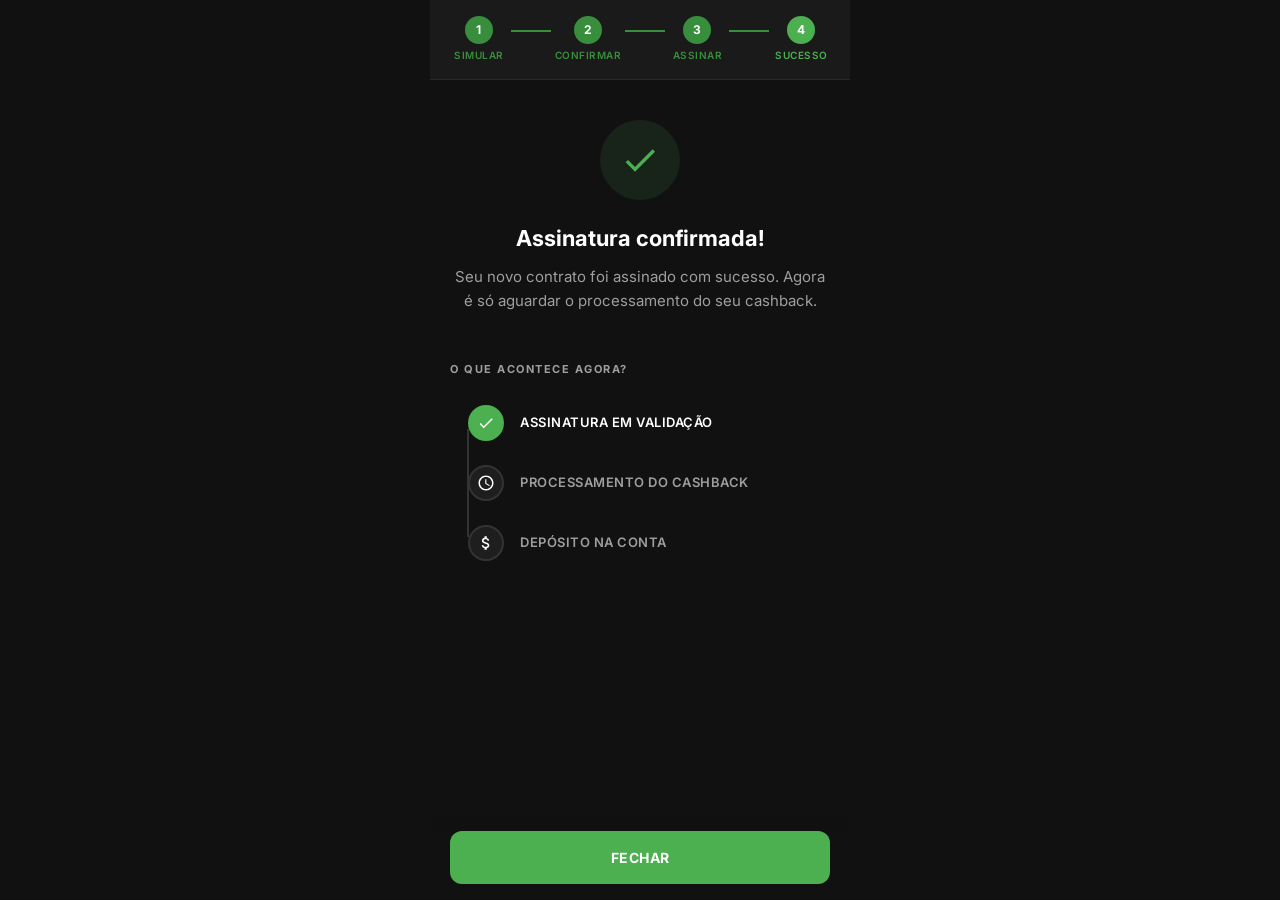
<file: pages/success.html>
<!DOCTYPE html>
<html lang="pt-BR">
<head>
  <meta charset="UTF-8">
  <meta name="viewport" content="width=device-width, initial-scale=1.0">
  <title>ABL - Assinatura Confirmada</title>
  <link rel="preconnect" href="https://fonts.googleapis.com">
  <link rel="preconnect" href="https://fonts.gstatic.com" crossorigin>
  <link href="https://fonts.googleapis.com/css2?family=Inter:wght@400;500;600;700&display=swap" rel="stylesheet">
  <link rel="stylesheet" href="../css/styles.css">
</head>
<body>
  <div class="page-wrapper">

    <!-- Step Indicator -->
    <div class="step-indicator">
      <div class="step-indicator__item step-indicator__item--completed">
        <div class="step-indicator__number">1</div>
        <div class="step-indicator__label">Simular</div>
      </div>
      <div class="step-indicator__line step-indicator__line--completed"></div>
      <div class="step-indicator__item step-indicator__item--completed">
        <div class="step-indicator__number">2</div>
        <div class="step-indicator__label">Confirmar</div>
      </div>
      <div class="step-indicator__line step-indicator__line--completed"></div>
      <div class="step-indicator__item step-indicator__item--completed">
        <div class="step-indicator__number">3</div>
        <div class="step-indicator__label">Assinar</div>
      </div>
      <div class="step-indicator__line step-indicator__line--completed"></div>
      <div class="step-indicator__item step-indicator__item--active">
        <div class="step-indicator__number">4</div>
        <div class="step-indicator__label">Sucesso</div>
      </div>
    </div>

    <div class="page-content page-content--centered">

      <!-- Hero Icon (Checkmark) -->
      <div class="hero-icon">
        <svg viewBox="0 0 24 24" xmlns="http://www.w3.org/2000/svg">
          <path d="M9 16.17L4.83 12l-1.42 1.41L9 19 21 7l-1.41-1.41z"/>
        </svg>
      </div>

      <h1 class="title title--center">Assinatura confirmada!</h1>
      <p class="subtitle subtitle--center">
        Seu novo contrato foi assinado com sucesso. Agora é só aguardar o processamento do seu cashback.
      </p>

      <!-- What happens now -->
      <div style="width: 100%; text-align: left;">
        <div class="section-label">O que acontece agora?</div>

        <div class="timeline">
          <!-- Step 1 - Active -->
          <div class="timeline-item">
            <div class="timeline-item__icon timeline-item__icon--active">
              <svg viewBox="0 0 24 24" xmlns="http://www.w3.org/2000/svg">
                <path d="M9 16.17L4.83 12l-1.42 1.41L9 19 21 7l-1.41-1.41z"/>
              </svg>
            </div>
            <span class="timeline-item__text">Assinatura em validação</span>
          </div>

          <!-- Step 2 - Pending -->
          <div class="timeline-item timeline-item--pending">
            <div class="timeline-item__icon timeline-item__icon--pending">
              <svg viewBox="0 0 24 24" xmlns="http://www.w3.org/2000/svg">
                <path d="M11.99 2C6.47 2 2 6.48 2 12s4.47 10 9.99 10C17.52 22 22 17.52 22 12S17.52 2 11.99 2zM12 20c-4.42 0-8-3.58-8-8s3.58-8 8-8 8 3.58 8 8-3.58 8-8 8zm.5-13H11v6l5.25 3.15.75-1.23-4.5-2.67z"/>
              </svg>
            </div>
            <span class="timeline-item__text">Processamento do cashback</span>
          </div>

          <!-- Step 3 - Pending -->
          <div class="timeline-item timeline-item--pending">
            <div class="timeline-item__icon timeline-item__icon--pending">
              <svg viewBox="0 0 24 24" xmlns="http://www.w3.org/2000/svg">
                <path d="M11.8 10.9c-2.27-.59-3-1.2-3-2.15 0-1.09 1.01-1.85 2.7-1.85 1.78 0 2.44.85 2.5 2.1h2.21c-.07-1.72-1.12-3.3-3.21-3.81V3h-3v2.16c-1.94.42-3.5 1.68-3.5 3.61 0 2.31 1.91 3.46 4.7 4.13 2.5.6 3 1.48 3 2.41 0 .69-.49 1.79-2.7 1.79-2.06 0-2.87-.92-2.98-2.1h-2.2c.12 2.19 1.76 3.42 3.68 3.83V21h3v-2.15c1.95-.37 3.5-1.5 3.5-3.55 0-2.84-2.43-3.81-4.7-4.4z"/>
              </svg>
            </div>
            <span class="timeline-item__text">Depósito na conta</span>
          </div>
        </div>
      </div>
    </div>

    <!-- Footer CTA - Close only -->
    <div class="page-footer">
      <a href="../index.html" class="btn btn--primary">Fechar</a>
    </div>

  </div>
</body>
</html>
</file>
<file: css/styles.css>
/* ============================================
   ABL (Asset-Based Loan) - Shared Styles
   Mottu Design System
   ============================================ */

/* === Reset & Base === */
*, *::before, *::after {
  margin: 0;
  padding: 0;
  box-sizing: border-box;
}

:root {
  --color-bg: #111111;
  --color-surface: #1a1a1a;
  --color-card: #1e1e1e;
  --color-card-hover: #252525;
  --color-green: #4CAF50;
  --color-green-dark: #388E3C;
  --color-green-light: #66BB6A;
  --color-green-bg: rgba(76, 175, 80, 0.12);
  --color-text-primary: #FFFFFF;
  --color-text-secondary: #9E9E9E;
  --color-text-muted: #6B6B6B;
  --color-border: #2a2a2a;
  --color-divider: #333333;
  --color-danger: #CF6679;
  --color-warning: #FF9800;
  --font-family: 'Inter', -apple-system, BlinkMacSystemFont, 'Segoe UI', Roboto, sans-serif;
  --radius-sm: 8px;
  --radius-md: 12px;
  --radius-lg: 16px;
  --radius-full: 50%;
  --shadow: 0 2px 8px rgba(0, 0, 0, 0.3);
  --shadow-lg: 0 4px 20px rgba(0, 0, 0, 0.4);
  --max-width: 420px;
}

html {
  font-size: 16px;
  -webkit-text-size-adjust: 100%;
}

body {
  font-family: var(--font-family);
  background-color: var(--color-bg);
  color: var(--color-text-primary);
  line-height: 1.5;
  min-height: 100vh;
  -webkit-font-smoothing: antialiased;
  -moz-osx-font-smoothing: grayscale;
}

/* === Layout === */
.page-wrapper {
  max-width: var(--max-width);
  margin: 0 auto;
  min-height: 100vh;
  display: flex;
  flex-direction: column;
  position: relative;
  background-color: var(--color-bg);
}

.page-content {
  flex: 1;
  padding: 0 20px 120px 20px;
}

.page-content--centered {
  display: flex;
  flex-direction: column;
  align-items: center;
  text-align: center;
}

/* === Step Indicator (replaces dev nav) === */
.step-indicator {
  display: flex;
  align-items: center;
  justify-content: center;
  padding: 16px 20px;
  background-color: var(--color-surface);
  border-bottom: 1px solid var(--color-border);
  gap: 0;
}

.step-indicator__item {
  display: flex;
  flex-direction: column;
  align-items: center;
  gap: 4px;
  min-width: 56px;
}

.step-indicator__number {
  width: 28px;
  height: 28px;
  border-radius: var(--radius-full);
  display: flex;
  align-items: center;
  justify-content: center;
  font-size: 0.75rem;
  font-weight: 700;
  background-color: var(--color-card);
  color: var(--color-text-muted);
  border: 2px solid var(--color-divider);
  transition: all 0.3s;
}

.step-indicator__item--active .step-indicator__number {
  background-color: var(--color-green);
  color: #FFFFFF;
  border-color: var(--color-green);
}

.step-indicator__item--completed .step-indicator__number {
  background-color: var(--color-green-dark);
  color: #FFFFFF;
  border-color: var(--color-green-dark);
}

.step-indicator__label {
  font-size: 0.625rem;
  font-weight: 600;
  text-transform: uppercase;
  letter-spacing: 0.5px;
  color: var(--color-text-muted);
}

.step-indicator__item--active .step-indicator__label {
  color: var(--color-green);
}

.step-indicator__item--completed .step-indicator__label {
  color: var(--color-green-dark);
}

.step-indicator__line {
  flex: 1;
  height: 2px;
  background-color: var(--color-divider);
  margin: 0 4px;
  margin-bottom: 18px;
  max-width: 40px;
}

.step-indicator__line--completed {
  background-color: var(--color-green-dark);
}

/* === Header Banner === */
.header-banner {
  background: linear-gradient(135deg, var(--color-green-dark), var(--color-green));
  padding: 32px 20px 28px;
  text-align: center;
  position: relative;
  overflow: hidden;
}

.header-banner::before {
  content: '';
  position: absolute;
  top: -30%;
  right: -20%;
  width: 200px;
  height: 200px;
  background: rgba(255, 255, 255, 0.06);
  border-radius: var(--radius-full);
}

.header-banner__icon {
  width: 56px;
  height: 56px;
  margin: 0 auto 12px;
}

.header-banner__icon svg {
  width: 100%;
  height: 100%;
  fill: #FFFFFF;
}

/* === Typography === */
.title {
  font-size: 1.375rem;
  font-weight: 700;
  line-height: 1.3;
  margin-bottom: 12px;
}

.title--center {
  text-align: center;
}

.subtitle {
  font-size: 0.9375rem;
  color: var(--color-text-secondary);
  line-height: 1.6;
  margin-bottom: 20px;
}

.subtitle--center {
  text-align: center;
}

.text-green {
  color: var(--color-green);
}

.text-bold {
  font-weight: 700;
}

.section-label {
  font-size: 0.6875rem;
  font-weight: 700;
  letter-spacing: 1.5px;
  text-transform: uppercase;
  color: var(--color-text-secondary);
  margin-bottom: 16px;
  margin-top: 28px;
}

/* === Cards === */
.card {
  background-color: var(--color-card);
  border-radius: var(--radius-md);
  padding: 20px;
  margin-bottom: 16px;
  box-shadow: var(--shadow);
}

.card--accent {
  border-left: 3px solid var(--color-green);
}

.card--compact {
  padding: 14px 16px;
}

.card--compact .card__title {
  margin-bottom: 8px;
}

.card--compact .card-row {
  padding: 8px 0;
  gap: 10px;
}

.card--compact .card-row__icon {
  width: 28px;
  height: 28px;
  min-width: 28px;
}

.card--compact .card-row__icon svg {
  width: 14px;
  height: 14px;
}

.card--compact .card-row__value--large {
  font-size: 1.25rem;
}

.card__title {
  font-size: 0.6875rem;
  font-weight: 700;
  letter-spacing: 1.5px;
  text-transform: uppercase;
  color: var(--color-green);
  margin-bottom: 16px;
}

/* === Card Rows (icon + text) === */
.card-row {
  display: flex;
  align-items: flex-start;
  gap: 14px;
  padding: 12px 0;
}

.card-row + .card-row {
  border-top: 1px solid var(--color-divider);
}

.card-row__icon {
  width: 36px;
  height: 36px;
  min-width: 36px;
  background-color: var(--color-green-bg);
  border-radius: var(--radius-sm);
  display: flex;
  align-items: center;
  justify-content: center;
}

.card-row__icon svg {
  width: 18px;
  height: 18px;
  fill: var(--color-green);
}

.card-row__text {
  flex: 1;
}

.card-row__label {
  font-size: 0.75rem;
  font-weight: 600;
  text-transform: uppercase;
  letter-spacing: 0.5px;
  color: var(--color-text-secondary);
  margin-bottom: 2px;
}

.card-row__value {
  font-size: 0.9375rem;
  font-weight: 600;
  color: var(--color-text-primary);
}

.card-row__value--large {
  font-size: 1.5rem;
  font-weight: 700;
  color: var(--color-green);
}

/* === Accordion / FAQ === */
.accordion-item {
  background-color: var(--color-card);
  border-radius: var(--radius-md);
  margin-bottom: 8px;
  overflow: hidden;
}

.accordion-item__header {
  width: 100%;
  background: none;
  border: none;
  color: var(--color-text-primary);
  font-family: var(--font-family);
  font-size: 0.875rem;
  font-weight: 500;
  padding: 16px 20px;
  text-align: left;
  cursor: pointer;
  display: flex;
  align-items: center;
  justify-content: space-between;
  transition: background-color 0.2s;
}

.accordion-item__header:hover {
  background-color: var(--color-card-hover);
}

.accordion-item__chevron {
  width: 20px;
  height: 20px;
  fill: var(--color-text-secondary);
  transition: transform 0.3s;
  flex-shrink: 0;
  margin-left: 12px;
}

.accordion-item.active .accordion-item__chevron {
  transform: rotate(180deg);
}

.accordion-item__body {
  max-height: 0;
  overflow: hidden;
  transition: max-height 0.3s ease;
}

.accordion-item.active .accordion-item__body {
  max-height: 300px;
}

.accordion-item--tall.active .accordion-item__body {
  max-height: 2000px;
  overflow-y: auto;
}

.accordion-item__content {
  padding: 0 20px 16px;
  font-size: 0.8125rem;
  color: var(--color-text-secondary);
  line-height: 1.6;
}

/* === Steps === */
.step {
  display: flex;
  gap: 16px;
  margin-bottom: 16px;
  align-items: flex-start;
}

.step__number {
  width: 36px;
  height: 36px;
  min-width: 36px;
  background-color: var(--color-green);
  border-radius: var(--radius-full);
  display: flex;
  align-items: center;
  justify-content: center;
  font-size: 0.875rem;
  font-weight: 700;
  color: #FFFFFF;
}

.step__card {
  flex: 1;
  background-color: var(--color-card);
  border-radius: var(--radius-md);
  padding: 16px;
}

.step__title {
  font-size: 0.875rem;
  font-weight: 600;
  color: var(--color-text-primary);
  margin-bottom: 4px;
}

.step__description {
  font-size: 0.8125rem;
  color: var(--color-text-secondary);
  line-height: 1.5;
}

/* === Timeline === */
.timeline {
  position: relative;
  padding-left: 18px;
}

.timeline::before {
  content: '';
  position: absolute;
  left: 17px;
  top: 36px;
  bottom: 36px;
  width: 2px;
  background-color: var(--color-divider);
}

.timeline-item {
  display: flex;
  align-items: center;
  gap: 16px;
  padding: 12px 0;
  position: relative;
}

.timeline-item__icon {
  width: 36px;
  height: 36px;
  min-width: 36px;
  border-radius: var(--radius-full);
  display: flex;
  align-items: center;
  justify-content: center;
  z-index: 1;
}

.timeline-item__icon--active {
  background-color: var(--color-green);
}

.timeline-item__icon--pending {
  background-color: var(--color-card);
  border: 2px solid var(--color-divider);
}

.timeline-item__icon svg {
  width: 18px;
  height: 18px;
  fill: #FFFFFF;
}

.timeline-item__text {
  font-size: 0.8125rem;
  font-weight: 600;
  text-transform: uppercase;
  letter-spacing: 0.5px;
  color: var(--color-text-primary);
}

.timeline-item--pending .timeline-item__text {
  color: var(--color-text-secondary);
}

/* === Hero Icon (centered) === */
.hero-icon {
  width: 80px;
  height: 80px;
  margin: 40px auto 24px;
  background-color: var(--color-green-bg);
  border-radius: var(--radius-full);
  display: flex;
  align-items: center;
  justify-content: center;
}

.hero-icon svg {
  width: 40px;
  height: 40px;
  fill: var(--color-green);
}

/* === Note / Callout === */
.note {
  display: flex;
  align-items: flex-start;
  gap: 10px;
  padding: 14px 16px;
  background-color: var(--color-green-bg);
  border-radius: var(--radius-sm);
  margin-top: 16px;
}

.note__icon {
  min-width: 18px;
  width: 18px;
  height: 18px;
  fill: var(--color-green);
  margin-top: 1px;
}

.note__text {
  font-size: 0.8125rem;
  color: var(--color-green-light);
  line-height: 1.5;
}

/* === Disclaimer === */
.disclaimer {
  font-size: 0.75rem;
  color: var(--color-text-muted);
  line-height: 1.6;
  margin-top: 24px;
  padding: 0 4px;
}

/* === Buttons === */
.btn {
  display: flex;
  align-items: center;
  justify-content: center;
  gap: 8px;
  width: 100%;
  padding: 16px 24px;
  border: none;
  border-radius: var(--radius-md);
  font-family: var(--font-family);
  font-size: 0.875rem;
  font-weight: 700;
  letter-spacing: 0.5px;
  text-transform: uppercase;
  text-decoration: none;
  cursor: pointer;
  transition: all 0.2s;
}

.btn--primary {
  background-color: var(--color-green);
  color: #FFFFFF;
}

.btn--primary:hover {
  background-color: var(--color-green-dark);
}

.btn--primary:active {
  transform: scale(0.98);
}

.btn--primary.btn--disabled {
  background-color: #2a2a2a;
  color: var(--color-text-muted);
  cursor: not-allowed;
  pointer-events: auto;
}

.btn--primary.btn--disabled:hover {
  background-color: #2a2a2a;
}

.btn--primary.btn--disabled:active {
  transform: none;
}

.btn--ghost {
  background: none;
  color: var(--color-text-secondary);
}

.btn--ghost:hover {
  color: var(--color-text-primary);
}

.btn svg {
  width: 18px;
  height: 18px;
  fill: currentColor;
}

/* === Back Button === */
.back-btn {
  display: inline-flex;
  align-items: center;
  gap: 4px;
  background: none;
  border: none;
  color: var(--color-text-secondary);
  font-family: var(--font-family);
  font-size: 0.8125rem;
  font-weight: 500;
  cursor: pointer;
  padding: 8px 0;
  text-decoration: none;
  transition: color 0.2s;
}

.back-btn:hover {
  color: var(--color-text-primary);
}

.back-btn svg {
  width: 18px;
  height: 18px;
  fill: currentColor;
}

/* === Footer (sticky bottom) === */
.page-footer {
  position: fixed;
  bottom: 0;
  left: 50%;
  transform: translateX(-50%);
  width: 100%;
  max-width: var(--max-width);
  padding: 16px 20px;
  padding-bottom: max(16px, env(safe-area-inset-bottom));
  background: linear-gradient(transparent, var(--color-bg) 20%);
  z-index: 100;
}

.page-footer .btn + .btn {
  margin-top: 8px;
}

/* === Spacer for footer so content isn't hidden === */
.spacer-footer {
  height: 100px;
}

.scroll-sentinel {
  height: 1px;
  width: 100%;
}

/* === Divider === */
.divider {
  height: 1px;
  background-color: var(--color-divider);
  margin: 4px 0;
}

/* === Spacer === */
.spacer-sm { height: 8px; }
.spacer-md { height: 16px; }
.spacer-lg { height: 24px; }
.spacer-xl { height: 32px; }

/* === Landing Page: Hero === */
.hero {
  background: linear-gradient(160deg, #1b3a1d 0%, var(--color-bg) 60%);
  padding: 36px 20px 24px;
  text-align: center;
}

.hero__eyebrow {
  display: inline-block;
  font-size: 0.6875rem;
  font-weight: 700;
  letter-spacing: 1.5px;
  text-transform: uppercase;
  color: var(--color-green);
  background-color: var(--color-green-bg);
  padding: 6px 14px;
  border-radius: 20px;
  margin-bottom: 16px;
}

.hero__title {
  font-size: 1.625rem;
  font-weight: 700;
  line-height: 1.25;
  margin-bottom: 12px;
  color: var(--color-text-primary);
}

.hero__subtitle {
  font-size: 0.9375rem;
  color: var(--color-text-secondary);
  line-height: 1.6;
}

/* === Landing Page: Simulator === */
.simulator {
  padding: 0 20px;
  margin-top: 28px;
}

.simulator__label {
  font-size: 0.8125rem;
  font-weight: 600;
  color: var(--color-text-secondary);
  margin-bottom: 12px;
}

.simulator__amount-display {
  text-align: center;
  margin-bottom: 8px;
}

.simulator__amount-value {
  font-size: 2.25rem;
  font-weight: 700;
  color: var(--color-green);
  line-height: 1;
}

.simulator__amount-value small {
  font-size: 1.125rem;
  font-weight: 600;
}

.simulator__total-credit {
  font-size: 0.8125rem;
  color: var(--color-text-muted);
  margin-top: 4px;
}

.simulator__total-credit strong {
  color: var(--color-text-secondary);
}

/* === Slider Card (shadow wrapper) === */
.slider-card {
  background-color: var(--color-card);
  border-radius: var(--radius-md);
  padding: 20px 16px 16px;
  box-shadow: var(--shadow-lg);
  margin-bottom: 16px;
  border: 1px solid var(--color-border);
}

/* === Combined Slider + Stacked Bar === */
.slider-bar {
  position: relative;
  height: 32px;
  display: flex;
  align-items: center;
}

.slider-bar__track {
  display: flex;
  width: 100%;
  height: 10px;
  border-radius: 5px;
  overflow: hidden;
  background-color: var(--color-divider);
}

.slider-bar__fill {
  height: 100%;
  transition: width 0.15s ease;
  min-width: 2px;
}

.slider-bar__fill--green {
  background-color: var(--color-green);
}

.slider-bar__fill--gray {
  background-color: var(--color-text-muted);
}

/* Invisible range input overlaid on the bar */
.slider-bar__input {
  -webkit-appearance: none;
  appearance: none;
  position: absolute;
  top: 0;
  left: 0;
  width: 100%;
  height: 100%;
  background: transparent;
  outline: none;
  margin: 0;
  cursor: pointer;
  z-index: 2;
}

/* Hide the native track */
.slider-bar__input::-webkit-slider-runnable-track {
  -webkit-appearance: none;
  height: 10px;
  background: transparent;
}

.slider-bar__input::-moz-range-track {
  height: 10px;
  background: transparent;
  border: none;
}

/* The draggable thumb */
.slider-bar__input::-webkit-slider-thumb {
  -webkit-appearance: none;
  appearance: none;
  width: 28px;
  height: 28px;
  border-radius: 50%;
  background: var(--color-green) url("data:image/svg+xml,%3Csvg xmlns='http://www.w3.org/2000/svg' width='16' height='10' fill='white'%3E%3Cpath d='M4.5 0L0 5l4.5 5V0zM11.5 0v10L16 5l-4.5-5z'/%3E%3C/svg%3E") no-repeat center center;
  background-size: 16px 10px;
  cursor: pointer;
  border: 3px solid var(--color-bg);
  box-shadow: 0 0 0 2px var(--color-green), 0 2px 8px rgba(76, 175, 80, 0.4);
  transition: box-shadow 0.2s;
  margin-top: -9px;
}

.slider-bar__input::-webkit-slider-thumb:active {
  box-shadow: 0 0 0 3px var(--color-green), 0 2px 12px rgba(76, 175, 80, 0.6);
  transform: scale(1.1);
}

.slider-bar__input::-moz-range-thumb {
  width: 28px;
  height: 28px;
  border-radius: 50%;
  background: var(--color-green) url("data:image/svg+xml,%3Csvg xmlns='http://www.w3.org/2000/svg' width='16' height='10' fill='white'%3E%3Cpath d='M4.5 0L0 5l4.5 5V0zM11.5 0v10L16 5l-4.5-5z'/%3E%3C/svg%3E") no-repeat center center;
  background-size: 16px 10px;
  cursor: pointer;
  border: 3px solid var(--color-bg);
  box-shadow: 0 0 0 2px var(--color-green), 0 2px 8px rgba(76, 175, 80, 0.4);
}

.slider-bar__labels {
  display: flex;
  justify-content: space-between;
  font-size: 0.6875rem;
  color: var(--color-text-muted);
  margin-top: 6px;
  margin-bottom: 14px;
}

.slider-bar__legends {
  display: flex;
  justify-content: space-between;
  align-items: flex-start;
}

.slider-bar__legend {
  display: flex;
  align-items: flex-start;
  gap: 8px;
}

.slider-bar__legend--right {
  text-align: right;
}

.slider-bar__dot {
  width: 8px;
  height: 8px;
  min-width: 8px;
  border-radius: 50%;
  margin-top: 3px;
}

.slider-bar__dot--green {
  background-color: var(--color-green);
}

.slider-bar__dot--gray {
  background-color: var(--color-text-muted);
}

.slider-bar__legend-text {
  display: flex;
  flex-direction: column;
  gap: 1px;
}

.slider-bar__legend-text--right {
  align-items: flex-end;
}

.slider-bar__value {
  font-size: 0.875rem;
  font-weight: 700;
  color: var(--color-text-primary);
}

.slider-bar__value--green {
  color: var(--color-green);
}

.slider-bar__desc {
  font-size: 0.6875rem;
  color: var(--color-text-muted);
  line-height: 1.3;
}

/* === Disabled Section State === */
.section--disabled {
  opacity: 0.35;
  pointer-events: none;
  user-select: none;
}

/* === Minimum Amount Warning === */
.min-amount-warning {
  display: flex;
  align-items: center;
  gap: 10px;
  padding: 12px 16px;
  background-color: rgba(255, 152, 0, 0.12);
  border-radius: var(--radius-sm);
  margin-bottom: 16px;
  border: 1px solid rgba(255, 152, 0, 0.3);
}

.min-amount-warning svg {
  min-width: 20px;
  width: 20px;
  height: 20px;
  fill: var(--color-warning);
}

.min-amount-warning span {
  font-size: 0.8125rem;
  color: var(--color-warning);
  line-height: 1.4;
}

/* === Maintenance Option === */
.maintenance-option {
  margin-bottom: 24px;
  padding: 16px;
  background-color: var(--color-card);
  border-radius: var(--radius-md);
  box-shadow: var(--shadow);
}

.maintenance-option .simulator__label {
  margin-bottom: 12px;
  color: var(--color-text-primary);
  font-size: 0.8125rem;
}

.maintenance-toggle {
  display: flex;
  gap: 8px;
  margin-bottom: 12px;
}

.maintenance-btn {
  flex: 1;
  padding: 12px;
  border: 2px solid var(--color-divider);
  border-radius: var(--radius-sm);
  background-color: var(--color-bg);
  color: var(--color-text-secondary);
  font-family: var(--font-family);
  font-size: 0.875rem;
  font-weight: 600;
  cursor: pointer;
  transition: all 0.2s;
  text-align: center;
}

.maintenance-btn:hover {
  border-color: var(--color-text-muted);
}

.maintenance-btn.active {
  border-color: var(--color-green);
  color: var(--color-green);
  background-color: var(--color-green-bg);
}

.maintenance-info {
  display: flex;
  flex-direction: column;
  gap: 4px;
  padding: 10px 12px;
  background-color: var(--color-green-bg);
  border-radius: var(--radius-sm);
}

.maintenance-info__cost {
  font-size: 0.875rem;
  font-weight: 700;
  color: var(--color-green);
}

.maintenance-info__note {
  font-size: 0.75rem;
  color: var(--color-text-muted);
  line-height: 1.4;
}

/* Term Selector */
.term-selector {
  display: flex;
  gap: 8px;
  margin-bottom: 24px;
}

.term-option {
  flex: 1;
  padding: 12px 8px;
  background-color: var(--color-card);
  border: 2px solid transparent;
  border-radius: var(--radius-md);
  color: var(--color-text-secondary);
  font-family: var(--font-family);
  font-size: 0.875rem;
  font-weight: 600;
  text-align: center;
  cursor: pointer;
  transition: all 0.2s;
}

.term-option:hover {
  background-color: var(--color-card-hover);
}

.term-option.active {
  border-color: var(--color-green);
  color: var(--color-green);
  background-color: var(--color-green-bg);
}

.term-option span {
  display: block;
  font-size: 0.6875rem;
  font-weight: 400;
  color: var(--color-text-muted);
  margin-top: 2px;
}

.term-option.active span {
  color: var(--color-green);
  opacity: 0.7;
}

/* Results Card */
.result-card {
  background-color: var(--color-card);
  border-radius: var(--radius-md);
  border-left: 3px solid var(--color-green);
  padding: 20px;
  margin-bottom: 8px;
  box-shadow: var(--shadow);
}

.result-row {
  display: flex;
  justify-content: space-between;
  align-items: center;
  padding: 10px 0;
}

.result-row + .result-row {
  border-top: 1px solid var(--color-divider);
}

.result-row--info {
  display: flex;
  align-items: flex-start;
  gap: 10px;
  padding: 12px;
  margin-top: 8px;
  background-color: rgba(33, 150, 243, 0.08);
  border-radius: var(--radius-sm);
  border-top: none !important;
}

.result-row--info svg {
  min-width: 18px;
  width: 18px;
  height: 18px;
  fill: #64B5F6;
  margin-top: 1px;
}

.result-row--info span {
  font-size: 0.8125rem;
  color: #90CAF9;
  line-height: 1.5;
}

.result-row__label {
  font-size: 0.8125rem;
  color: var(--color-text-secondary);
  display: flex;
  align-items: center;
  gap: 8px;
}

.result-row__label svg {
  width: 16px;
  height: 16px;
  fill: var(--color-text-muted);
  flex-shrink: 0;
}

.result-row__value {
  font-size: 0.9375rem;
  font-weight: 700;
  color: var(--color-text-primary);
  text-align: right;
}

.result-row__value--green {
  color: var(--color-green);
}

.result-row__sub {
  font-size: 0.6875rem;
  font-weight: 400;
  color: var(--color-text-muted);
  display: block;
}

/* === Landing Page: Benefits === */
.benefits {
  padding: 0 20px;
  margin-top: 8px;
}

.benefit-card {
  display: flex;
  align-items: flex-start;
  gap: 14px;
  background-color: var(--color-card);
  border-radius: var(--radius-md);
  padding: 16px;
  margin-bottom: 10px;
}

.benefit-card__icon {
  width: 40px;
  height: 40px;
  min-width: 40px;
  background-color: var(--color-green-bg);
  border-radius: var(--radius-sm);
  display: flex;
  align-items: center;
  justify-content: center;
}

.benefit-card__icon svg {
  width: 20px;
  height: 20px;
  fill: var(--color-green);
}

.benefit-card__text {
  flex: 1;
}

.benefit-card__title {
  font-size: 0.875rem;
  font-weight: 600;
  color: var(--color-text-primary);
  margin-bottom: 2px;
}

.benefit-card__description {
  font-size: 0.8125rem;
  color: var(--color-text-secondary);
  line-height: 1.5;
}

/* === Landing Page: How it works === */
.how-it-works {
  padding: 0 20px;
}

/* === Landing Page: FAQ === */
.faq {
  padding: 0 20px;
}

.faq-table {
  width: 100%;
  border-collapse: collapse;
  margin: 8px 0;
}

.faq-table td {
  padding: 6px 0;
  font-size: 0.8125rem;
  color: var(--color-text-secondary);
  line-height: 1.5;
  vertical-align: top;
}

.faq-table td:first-child {
  font-weight: 600;
  color: var(--color-text-primary);
  white-space: nowrap;
  padding-right: 16px;
}


/* === Card Row Footnote === */
.card-row__footnote {
  font-size: 0.6875rem;
  color: var(--color-text-muted);
  margin-top: 4px;
  line-height: 1.4;
  font-style: italic;
}

/* === Payment Simulation === */
.payment-sim__section {
  margin-bottom: 8px;
}

.payment-sim__header {
  font-size: 0.8125rem;
  font-weight: 700;
  color: var(--color-text-primary);
  margin-bottom: 10px;
  padding-bottom: 6px;
  border-bottom: 1px solid var(--color-divider);
}

.payment-sim__table {
  width: 100%;
  border-collapse: collapse;
}

.payment-sim__table th {
  font-size: 0.6875rem;
  font-weight: 600;
  text-transform: uppercase;
  letter-spacing: 0.5px;
  color: var(--color-text-muted);
  padding: 6px 0;
  text-align: left;
  border-bottom: 1px solid var(--color-divider);
}

.payment-sim__table th:last-child {
  text-align: right;
}

.payment-sim__table td {
  font-size: 0.8125rem;
  color: var(--color-text-secondary);
  padding: 8px 0;
  border-bottom: 1px solid rgba(51, 51, 51, 0.5);
}

.payment-sim__table td:last-child {
  text-align: right;
  font-weight: 600;
  color: var(--color-text-primary);
}

.payment-sim__table tbody tr:last-child td {
  border-bottom: none;
}

/* === Responsive === */
@media (max-width: 480px) {
  .page-content {
    padding: 0 16px 120px 16px;
  }

  .header-banner {
    padding: 28px 16px 24px;
  }

  .page-footer {
    padding: 12px 16px;
  }

  .hero {
    padding: 28px 16px 20px;
  }

  .simulator,
  .benefits,
  .how-it-works,
  .faq {
    padding: 0 16px;
  }

  .step-indicator {
    padding: 12px 16px;
  }
}
</file>
